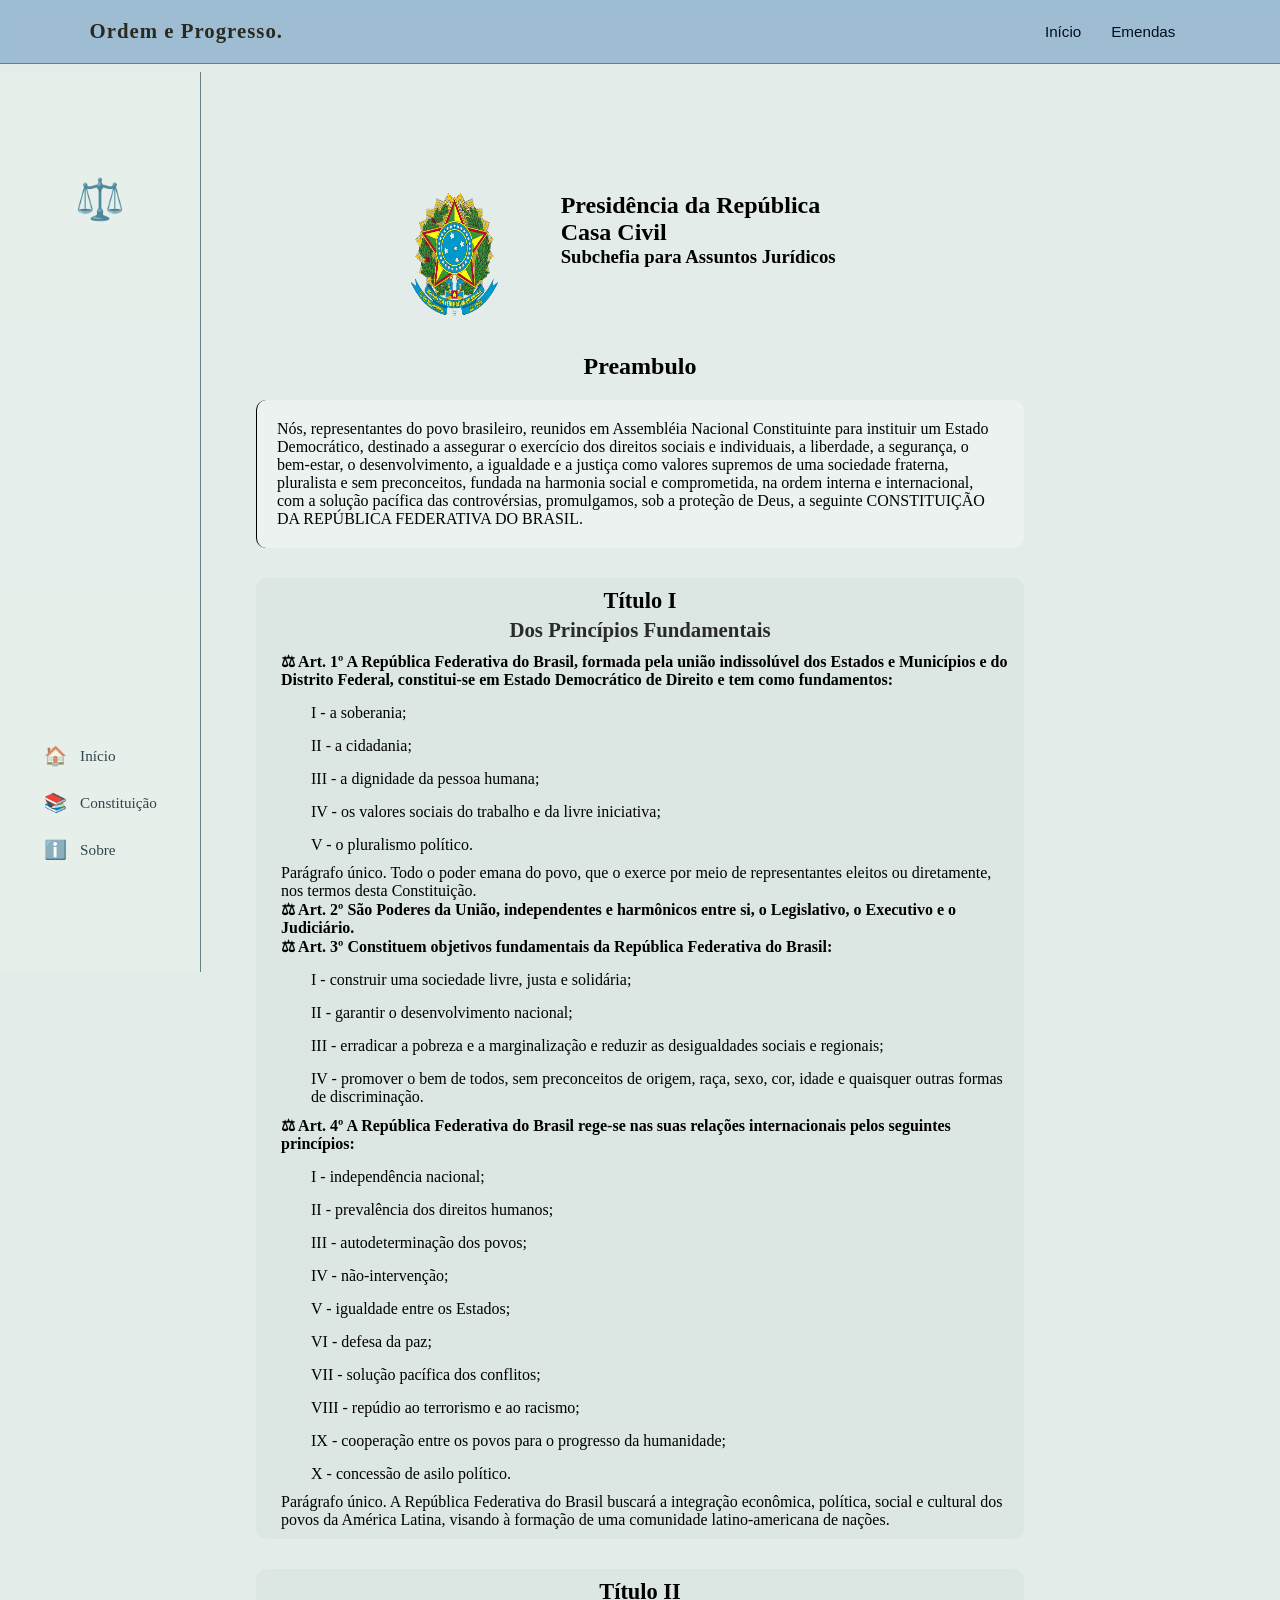
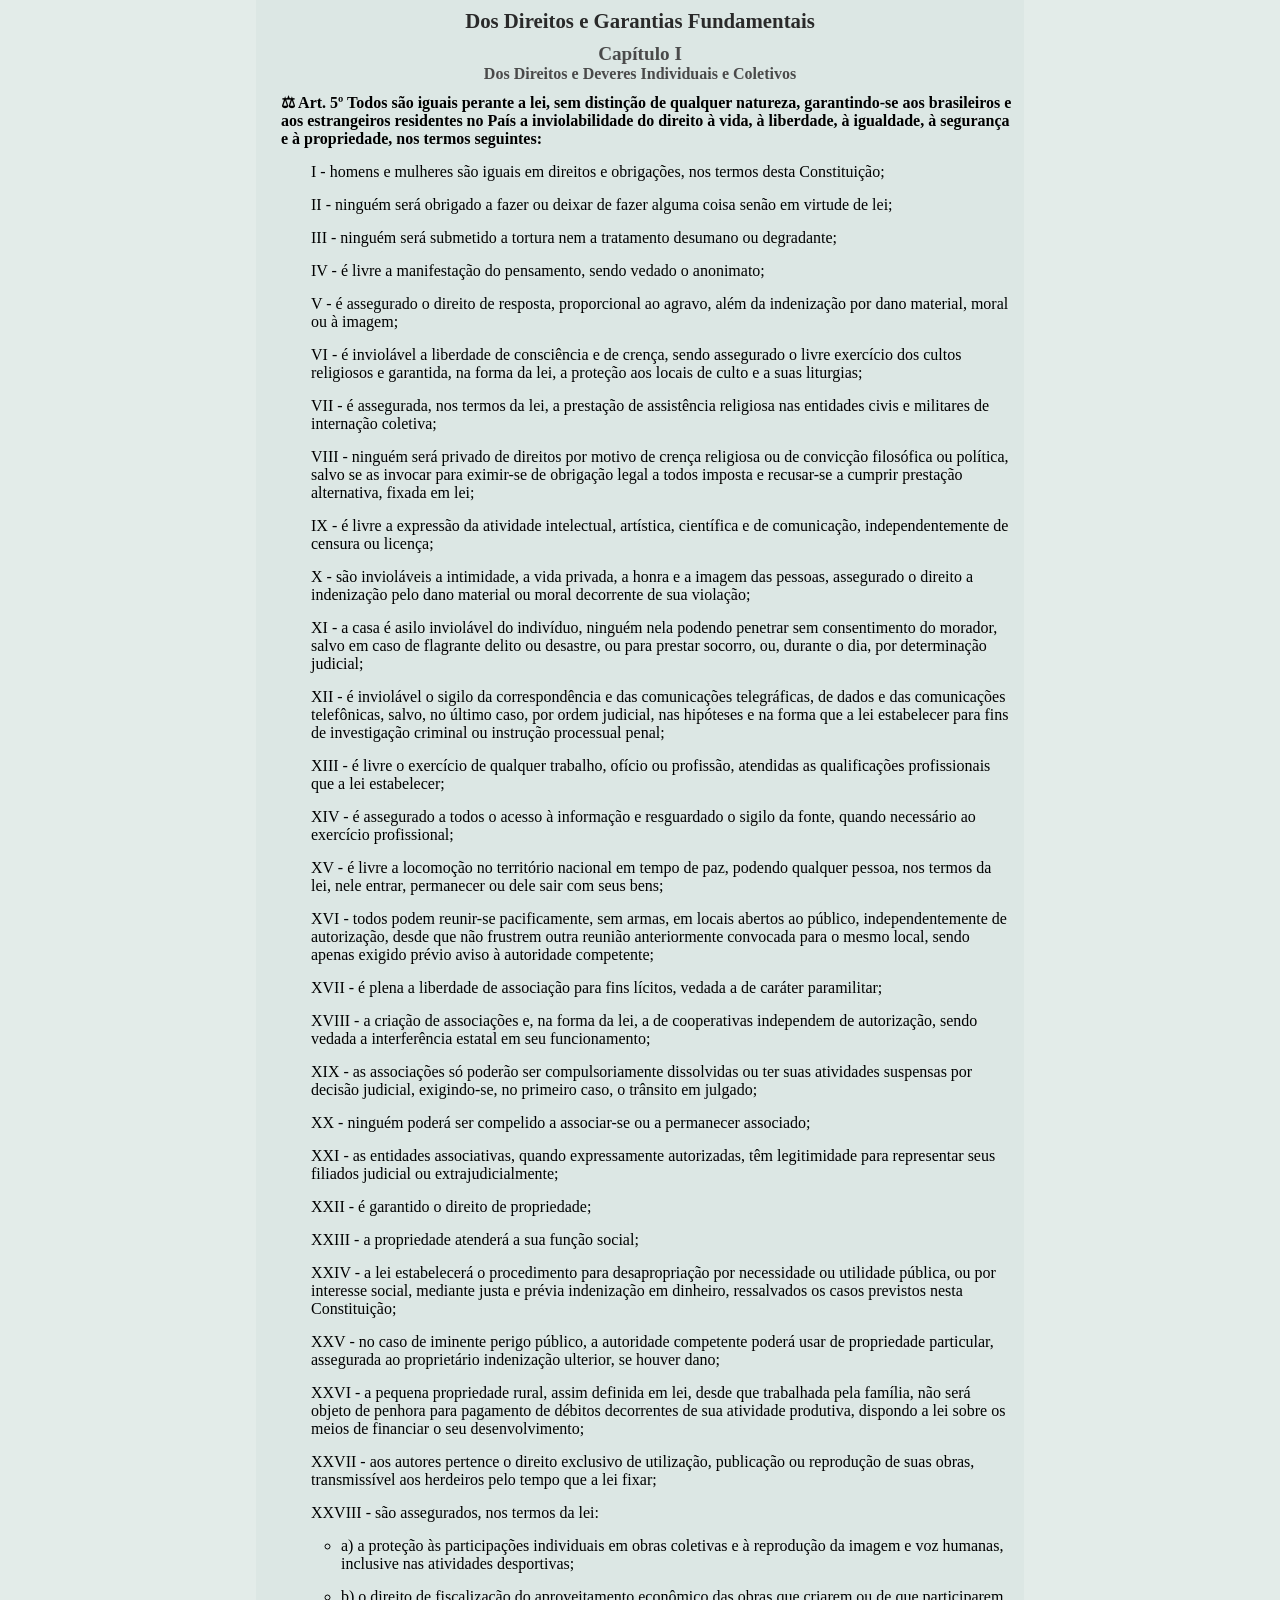
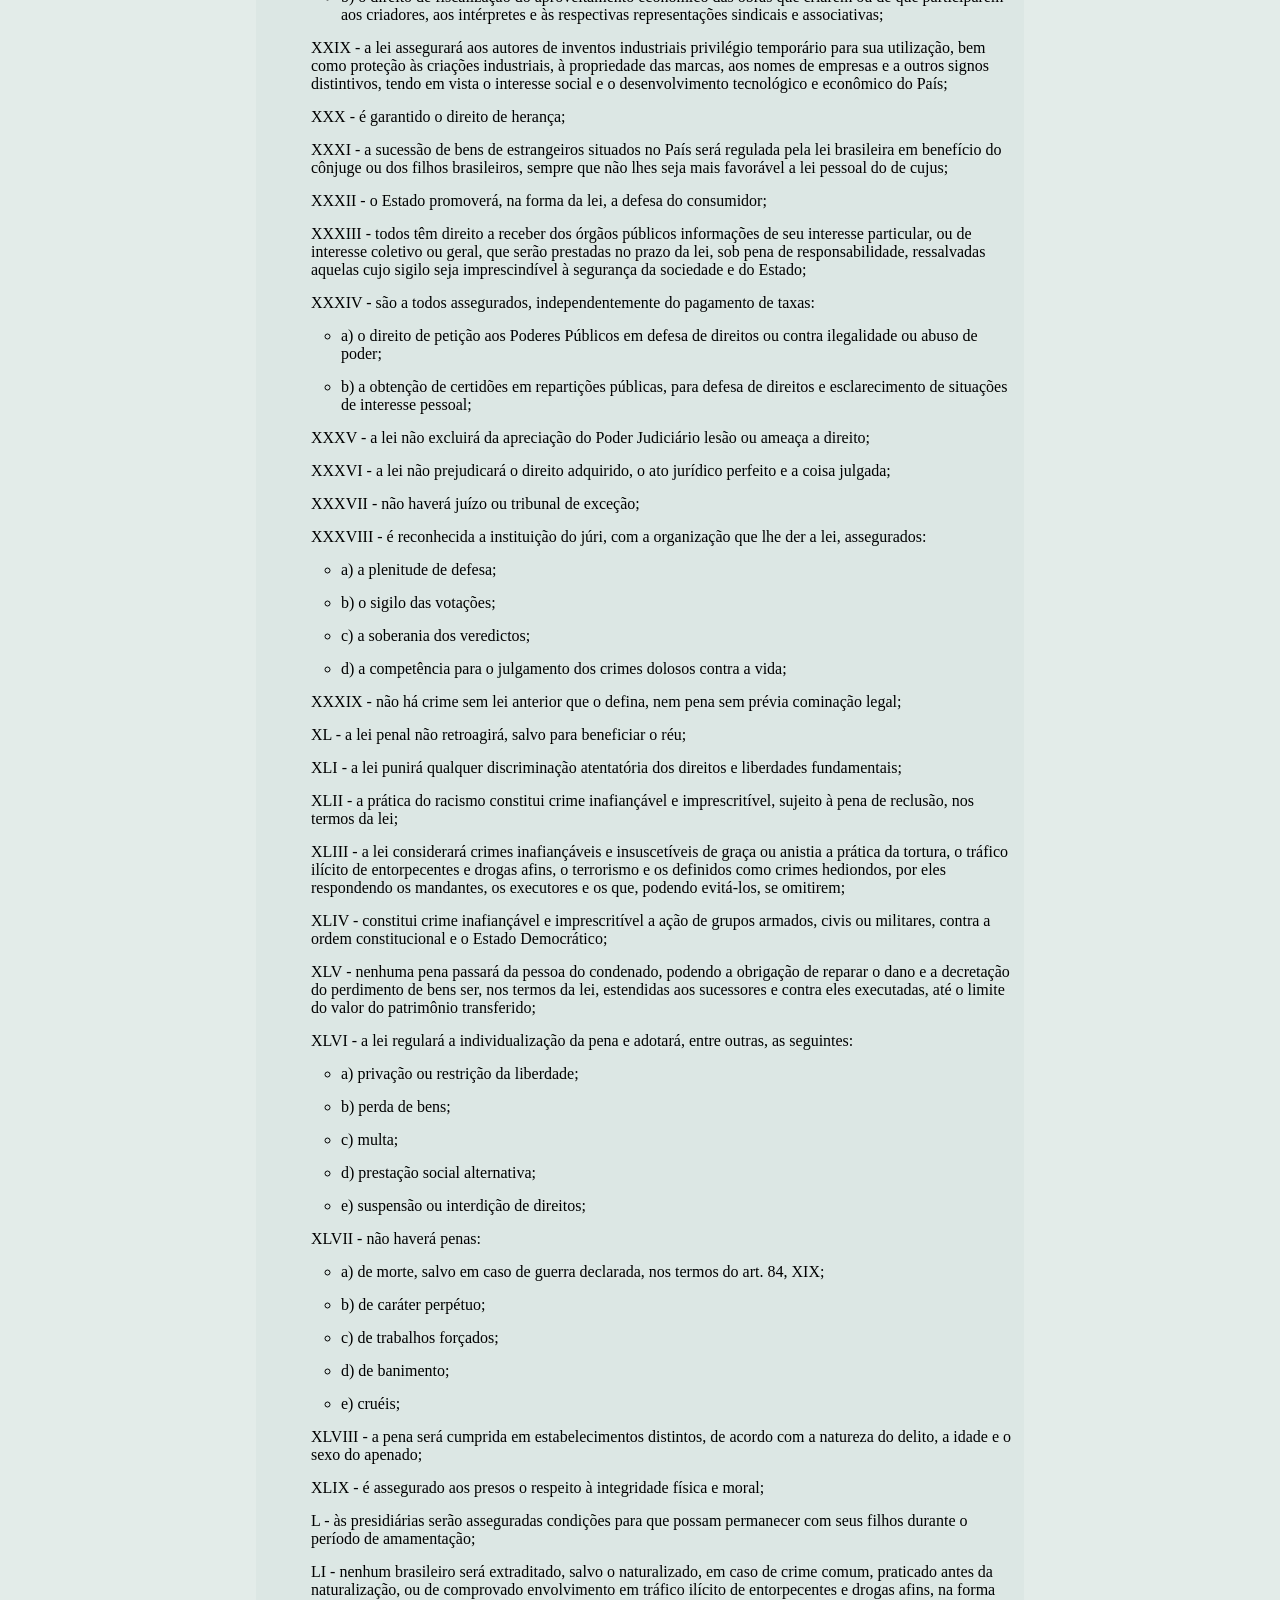
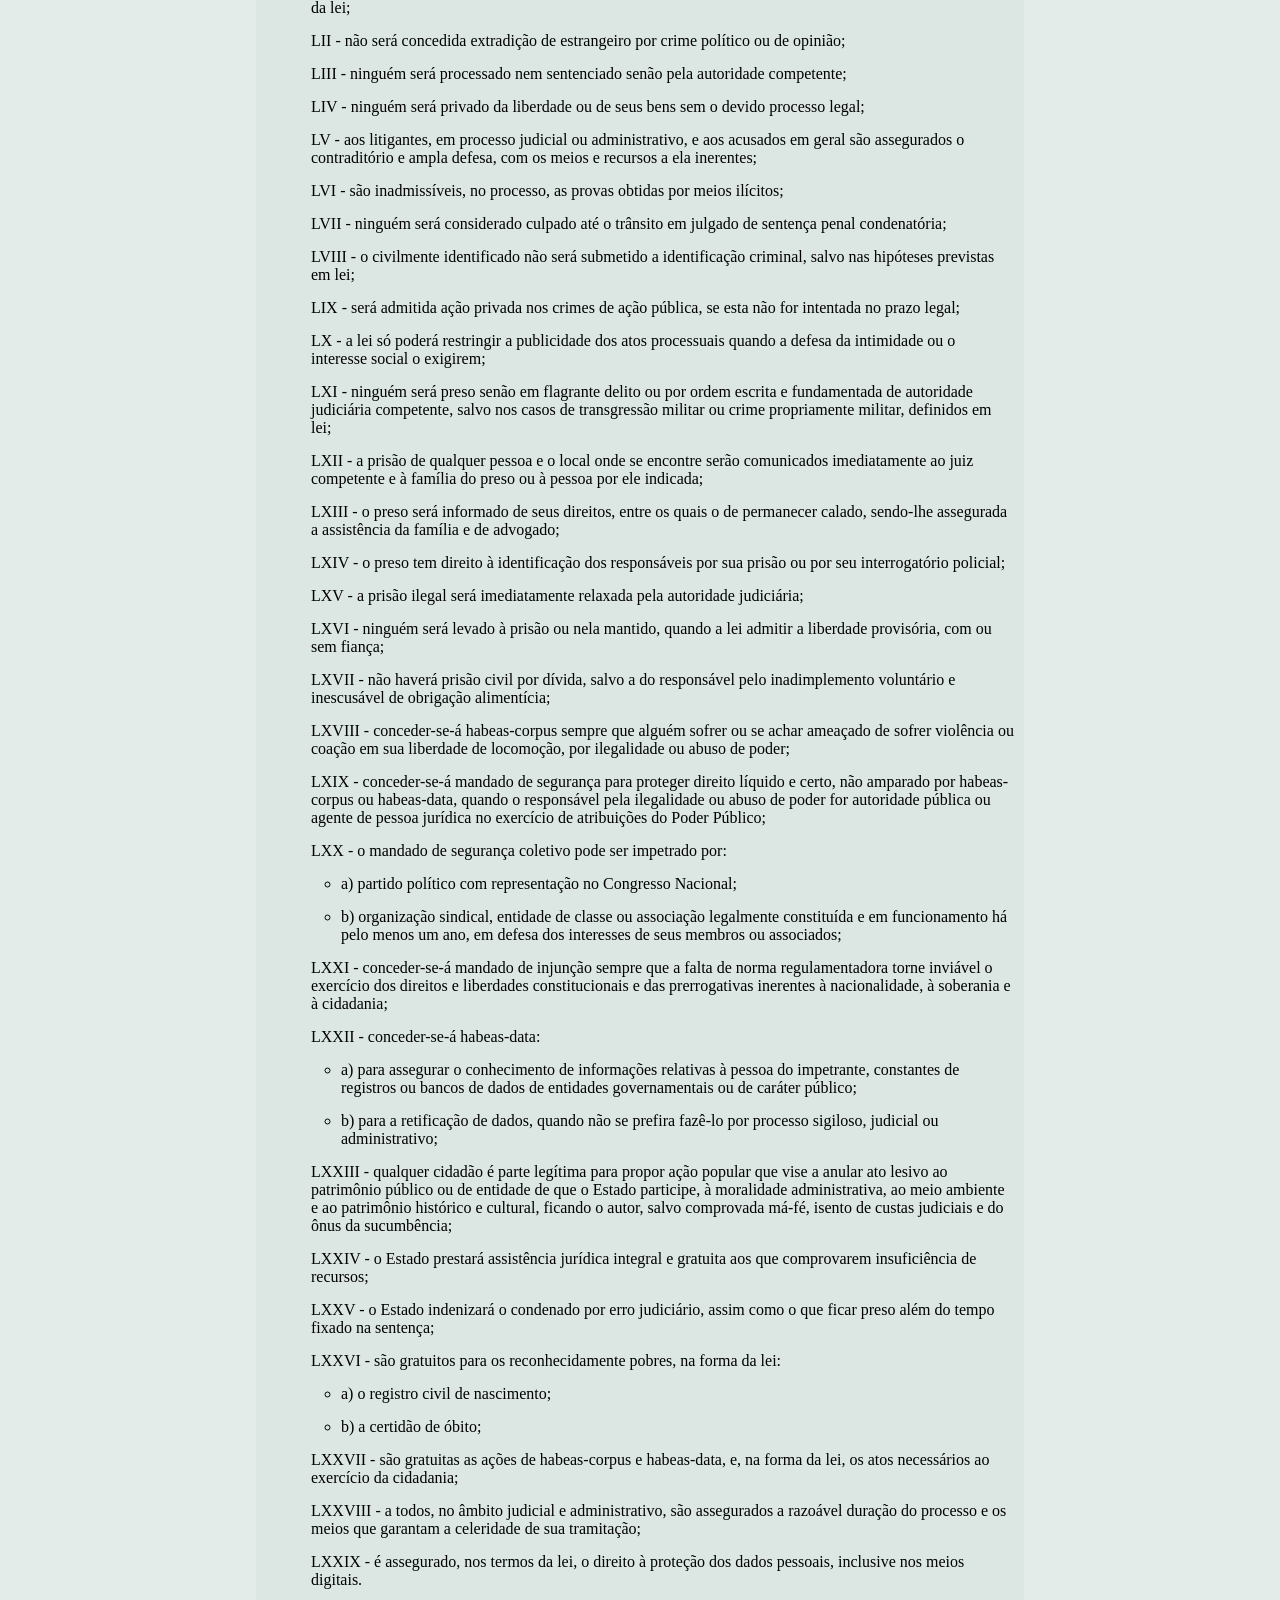
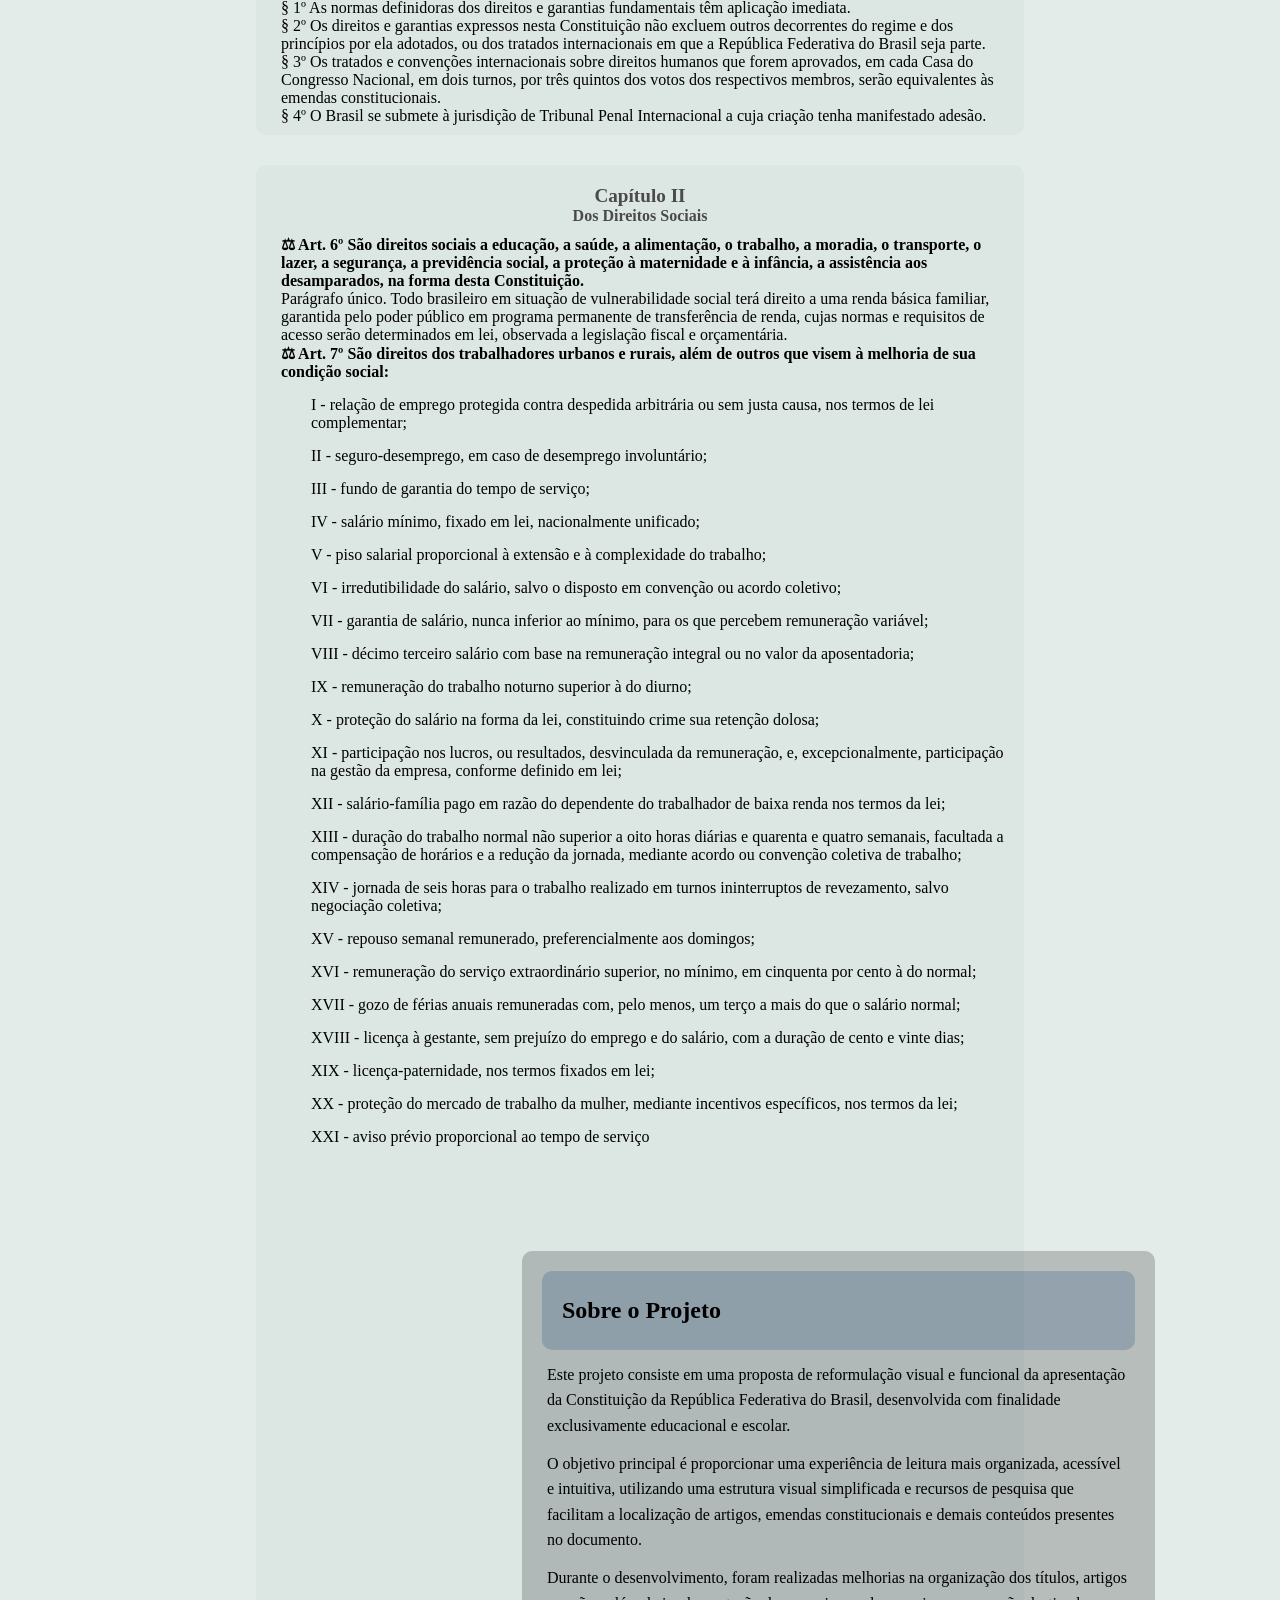
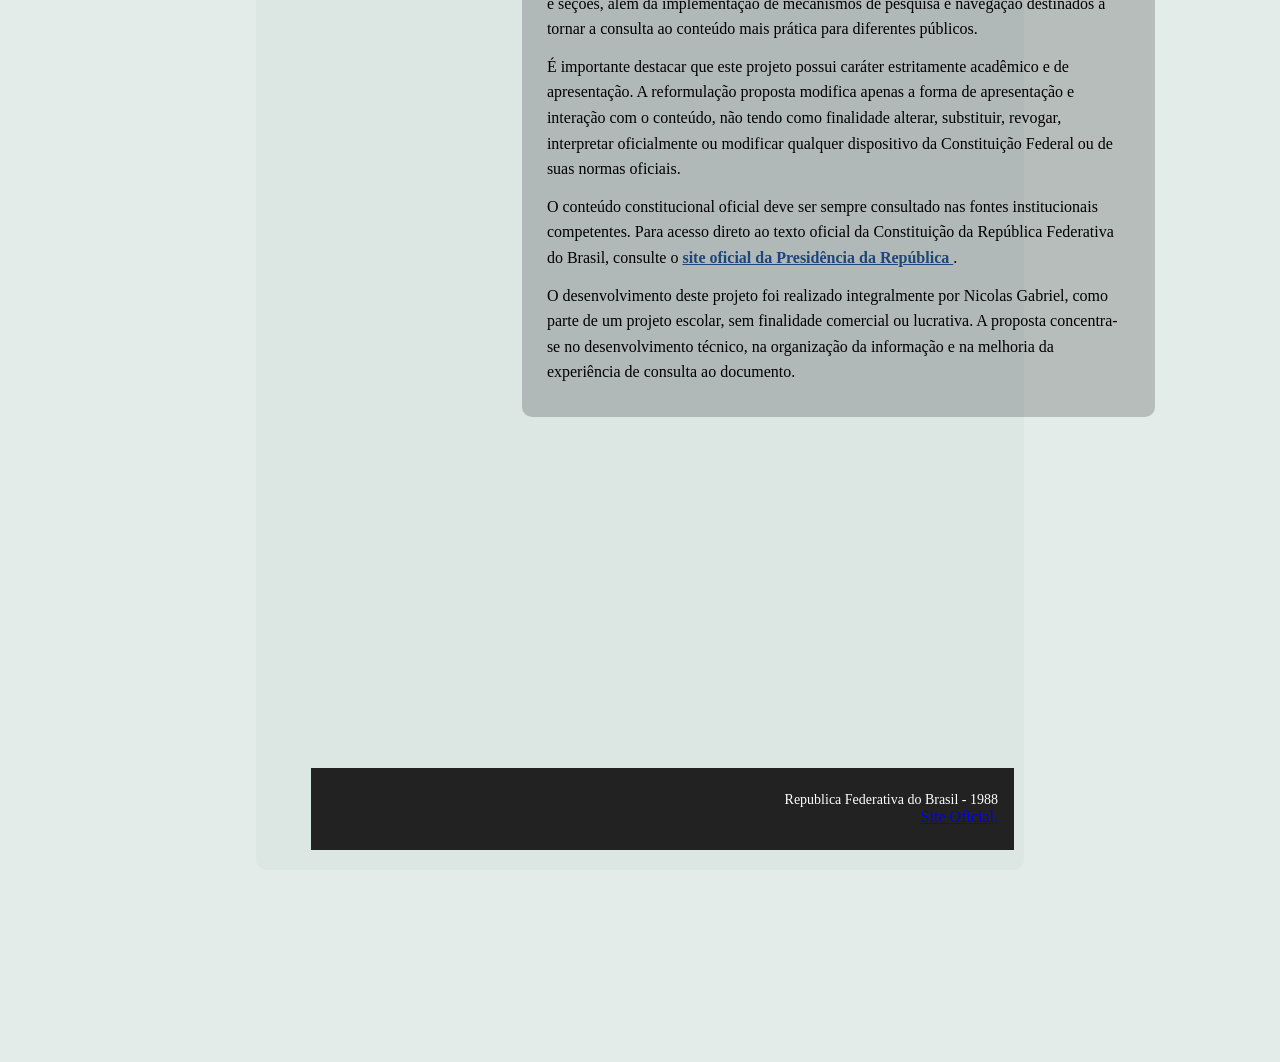
<file: index.html>
<!DOCTYPE html>
<html lang="br">
    <head>
        <meta charset="UTF-8">
        <meta name="viewport" content="width=device-width, initial-scale=1.0">
        <title>Trabalho de PatyBL</title>
        <link rel="stylesheet" href="site/index_addons/index.css">
    </head>

    <!--======================================================
         NAVBAR
    ====================================================== -->
    <header class="navbar">
        <div class="nav-container">
        <!-- Nome do site no cantinho esquerdo -->
            <a href="#" id="Logo" class="nav-logo">Ordem e Progresso.</a>
        <!-- Opções para navegar em diferentes partes do site -->
            <ul class="nav-links">
                <li><a href="index.html">Início</a></li>
                <li><a href="Leis/leis.html" id="section1">Emendas</a></li>
            </ul>
        </div>
    </header>

    <body>

        <!-- =====================================================
            SIDEBAR
        ====================================================== -->
        <aside class="sidebar">
            <!-- LOGO / TÍTULO -->
            <div class="sidebar-logo">
                <a href="#">
                    <span>⚖️</span>
                </a>
            </div>

            <nav class="sidebar-nav">
                <!-- INÍCIO -->
                <a href="#" class="sidebar-link active">
                    <span class="sidebar-icon">
                        🏠
                    </span>
                    <span>
                        Início
                    </span>
                </a>

                <!-- CONSTITUIÇÃO -->
                <a class="sidebar-link" onclick="scrool('textos', 'start')">
                    <span class="sidebar-icon">
                        📚
                    </span>
                    <span>
                        Constituição
                    </span>
                </a>

                <!-- SOBRE -->
                <a class="sidebar-link" onclick="scrool('inf', 'center')">
                    <span class="sidebar-icon">
                        ℹ️
                    </span>
                    <span>
                        Sobre
                    </span>
                </a>
            </nav>
        </aside>



        <!-- ==============================================
             Textos
        =============================================== -->
        <section class="textos">
            <div class="tlgd">
                <img src="site/index_addons/brasão.png" alt="brasão Brasileiro">
                <div>
                    <h1>Presidência da República</h1>
                    <h2>Casa Civil</h2>
                    <h3>Subchefia para Assuntos Jurídicos</h3>
                </div>
            </div>

            <h2 class="head">Preambulo</h2>

            <p class="texto">
                Nós, representantes do povo brasileiro, reunidos em Assembléia Nacional Constituinte para instituir um Estado Democrático, destinado a assegurar o exercício dos direitos sociais e individuais, a liberdade, a segurança, o bem-estar, o desenvolvimento, a igualdade e a justiça como valores supremos de uma sociedade fraterna, pluralista e sem preconceitos, fundada na harmonia social e comprometida, na ordem interna e internacional, com a solução pacífica das controvérsias, promulgamos, sob a proteção de Deus, a seguinte CONSTITUIÇÃO DA REPÚBLICA FEDERATIVA DO BRASIL.
            </p>

            <div class="containerFAH">

                <div class="central">
                    <h3 class="title">Título I</h3>
                    <h4 class="name-title">Dos Princípios Fundamentais</h4>
                </div>

                <div class="artigo">
                    <h4>⚖ Art. 1º A República Federativa do Brasil, formada pela união indissolúvel dos Estados e Municípios e do Distrito Federal, constitui-se em Estado Democrático de Direito e tem como fundamentos:</h4>

                    <ul class="sequencia">
                        <li>I - a soberania;</li>
                        <li>II - a cidadania;</li>
                        <li>III - a dignidade da pessoa humana;</li>
                        <li>IV - os valores sociais do trabalho e da livre iniciativa;</li>
                        <li>V - o pluralismo político.</li>
                    </ul>

                    <p>Parágrafo único. Todo o poder emana do povo, que o exerce por meio de representantes eleitos ou diretamente, nos termos desta Constituição.</p>
                </div>

                <div class="artigo">
                    <h4>⚖ Art. 2º São Poderes da União, independentes e harmônicos entre si, o Legislativo, o Executivo e o Judiciário.</h4>
                </div>

                <div class="artigo">
                    <h4>⚖ Art. 3º Constituem objetivos fundamentais da República Federativa do Brasil:</h4>

                    <ul class="sequencia">
                        <li>I - construir uma sociedade livre, justa e solidária;</li>
                        <li>II - garantir o desenvolvimento nacional;</li>
                        <li>III - erradicar a pobreza e a marginalização e reduzir as desigualdades sociais e regionais;</li>
                        <li>IV - promover o bem de todos, sem preconceitos de origem, raça, sexo, cor, idade e quaisquer outras formas de discriminação.</li>
                    </ul>
                </div>

                <div class="artigo">
                    <h4>⚖ Art. 4º A República Federativa do Brasil rege-se nas suas relações internacionais pelos seguintes princípios:</h4>

                    <ul class="sequencia">
                        <li>I - independência nacional;</li>
                        <li>II - prevalência dos direitos humanos;</li>
                        <li>III - autodeterminação dos povos;</li>
                        <li>IV - não-intervenção;</li>
                        <li>V - igualdade entre os Estados;</li>
                        <li>VI - defesa da paz;</li>
                        <li>VII - solução pacífica dos conflitos;</li>
                        <li>VIII - repúdio ao terrorismo e ao racismo;</li>
                        <li>IX - cooperação entre os povos para o progresso da humanidade;</li>
                        <li>X - concessão de asilo político.</li>
                    </ul>

                    <p>Parágrafo único. A República Federativa do Brasil buscará a integração econômica, política, social e cultural dos povos da América Latina, visando à formação de uma comunidade latino-americana de nações.</p>
                </div>

            </div>

            <div class="containerFAH">

                <div class="central">
                    <h3 class="title">Título II</h3>
                    <h4 class="name-title">Dos Direitos e Garantias Fundamentais</h4>

                    <h3 class="capitulo">Capítulo I</h3>
                    <h4 class="name-capitulo">Dos Direitos e Deveres Individuais e Coletivos</h4>
                </div>

                <div class="artigo">
                    <h4>⚖ Art. 5º Todos são iguais perante a lei, sem distinção de qualquer natureza, garantindo-se aos brasileiros e aos estrangeiros residentes no País a inviolabilidade do direito à vida, à liberdade, à igualdade, à segurança e à propriedade, nos termos seguintes:</h4>

                    <ul class="sequencia">
                        <li>I - homens e mulheres são iguais em direitos e obrigações, nos termos desta Constituição;</li>
                        <li>II - ninguém será obrigado a fazer ou deixar de fazer alguma coisa senão em virtude de lei;</li>
                        <li>III - ninguém será submetido a tortura nem a tratamento desumano ou degradante;</li>
                        <li>IV - é livre a manifestação do pensamento, sendo vedado o anonimato;</li>
                        <li>V - é assegurado o direito de resposta, proporcional ao agravo, além da indenização por dano material, moral ou à imagem;</li>
                        <li>VI - é inviolável a liberdade de consciência e de crença, sendo assegurado o livre exercício dos cultos religiosos e garantida, na forma da lei, a proteção aos locais de culto e a suas liturgias;</li>
                        <li>VII - é assegurada, nos termos da lei, a prestação de assistência religiosa nas entidades civis e militares de internação coletiva;</li>
                        <li>VIII - ninguém será privado de direitos por motivo de crença religiosa ou de convicção filosófica ou política, salvo se as invocar para eximir-se de obrigação legal a todos imposta e recusar-se a cumprir prestação alternativa, fixada em lei;</li>
                        <li>IX - é livre a expressão da atividade intelectual, artística, científica e de comunicação, independentemente de censura ou licença;</li>
                        <li>X - são invioláveis a intimidade, a vida privada, a honra e a imagem das pessoas, assegurado o direito a indenização pelo dano material ou moral decorrente de sua violação;</li>
                        <li>XI - a casa é asilo inviolável do indivíduo, ninguém nela podendo penetrar sem consentimento do morador, salvo em caso de flagrante delito ou desastre, ou para prestar socorro, ou, durante o dia, por determinação judicial;</li>
                        <li>XII - é inviolável o sigilo da correspondência e das comunicações telegráficas, de dados e das comunicações telefônicas, salvo, no último caso, por ordem judicial, nas hipóteses e na forma que a lei estabelecer para fins de investigação criminal ou instrução processual penal;</li>
                        <li>XIII - é livre o exercício de qualquer trabalho, ofício ou profissão, atendidas as qualificações profissionais que a lei estabelecer;</li>
                        <li>XIV - é assegurado a todos o acesso à informação e resguardado o sigilo da fonte, quando necessário ao exercício profissional;</li>
                        <li>XV - é livre a locomoção no território nacional em tempo de paz, podendo qualquer pessoa, nos termos da lei, nele entrar, permanecer ou dele sair com seus bens;</li>
                        <li>XVI - todos podem reunir-se pacificamente, sem armas, em locais abertos ao público, independentemente de autorização, desde que não frustrem outra reunião anteriormente convocada para o mesmo local, sendo apenas exigido prévio aviso à autoridade competente;</li>
                        <li>XVII - é plena a liberdade de associação para fins lícitos, vedada a de caráter paramilitar;</li>
                        <li>XVIII - a criação de associações e, na forma da lei, a de cooperativas independem de autorização, sendo vedada a interferência estatal em seu funcionamento;</li>
                        <li>XIX - as associações só poderão ser compulsoriamente dissolvidas ou ter suas atividades suspensas por decisão judicial, exigindo-se, no primeiro caso, o trânsito em julgado;</li>
                        <li>XX - ninguém poderá ser compelido a associar-se ou a permanecer associado;</li>
                        <li>XXI - as entidades associativas, quando expressamente autorizadas, têm legitimidade para representar seus filiados judicial ou extrajudicialmente;</li>
                        <li>XXII - é garantido o direito de propriedade;</li>
                        <li>XXIII - a propriedade atenderá a sua função social;</li>
                        <li>XXIV - a lei estabelecerá o procedimento para desapropriação por necessidade ou utilidade pública, ou por interesse social, mediante justa e prévia indenização em dinheiro, ressalvados os casos previstos nesta Constituição;</li>
                        <li>XXV - no caso de iminente perigo público, a autoridade competente poderá usar de propriedade particular, assegurada ao proprietário indenização ulterior, se houver dano;</li>
                        <li>XXVI - a pequena propriedade rural, assim definida em lei, desde que trabalhada pela família, não será objeto de penhora para pagamento de débitos decorrentes de sua atividade produtiva, dispondo a lei sobre os meios de financiar o seu desenvolvimento;</li>
                        <li>XXVII - aos autores pertence o direito exclusivo de utilização, publicação ou reprodução de suas obras, transmissível aos herdeiros pelo tempo que a lei fixar;</li>

                        <li>XXVIII - são assegurados, nos termos da lei:
                            <ul>
                                <li>a) a proteção às participações individuais em obras coletivas e à reprodução da imagem e voz humanas, inclusive nas atividades desportivas;</li>
                                <li>b) o direito de fiscalização do aproveitamento econômico das obras que criarem ou de que participarem aos criadores, aos intérpretes e às respectivas representações sindicais e associativas;</li>
                            </ul>
                        </li>

                        <li>XXIX - a lei assegurará aos autores de inventos industriais privilégio temporário para sua utilização, bem como proteção às criações industriais, à propriedade das marcas, aos nomes de empresas e a outros signos distintivos, tendo em vista o interesse social e o desenvolvimento tecnológico e econômico do País;</li>
                        <li>XXX - é garantido o direito de herança;</li>
                        <li>XXXI - a sucessão de bens de estrangeiros situados no País será regulada pela lei brasileira em benefício do cônjuge ou dos filhos brasileiros, sempre que não lhes seja mais favorável a lei pessoal do de cujus;</li>
                        <li>XXXII - o Estado promoverá, na forma da lei, a defesa do consumidor;</li>
                        <li>XXXIII - todos têm direito a receber dos órgãos públicos informações de seu interesse particular, ou de interesse coletivo ou geral, que serão prestadas no prazo da lei, sob pena de responsabilidade, ressalvadas aquelas cujo sigilo seja imprescindível à segurança da sociedade e do Estado;</li>

                        <li>XXXIV - são a todos assegurados, independentemente do pagamento de taxas:
                            <ul>
                                <li>a) o direito de petição aos Poderes Públicos em defesa de direitos ou contra ilegalidade ou abuso de poder;</li>
                                <li>b) a obtenção de certidões em repartições públicas, para defesa de direitos e esclarecimento de situações de interesse pessoal;</li>
                            </ul>
                        </li>

                        <li>XXXV - a lei não excluirá da apreciação do Poder Judiciário lesão ou ameaça a direito;</li>
                        <li>XXXVI - a lei não prejudicará o direito adquirido, o ato jurídico perfeito e a coisa julgada;</li>
                        <li>XXXVII - não haverá juízo ou tribunal de exceção;</li>

                        <li>XXXVIII - é reconhecida a instituição do júri, com a organização que lhe der a lei, assegurados:
                            <ul>
                                <li>a) a plenitude de defesa;</li>
                                <li>b) o sigilo das votações;</li>
                                <li>c) a soberania dos veredictos;</li>
                                <li>d) a competência para o julgamento dos crimes dolosos contra a vida;</li>
                            </ul>
                        </li>

                        <li>XXXIX - não há crime sem lei anterior que o defina, nem pena sem prévia cominação legal;</li>
                        <li>XL - a lei penal não retroagirá, salvo para beneficiar o réu;</li>
                        <li>XLI - a lei punirá qualquer discriminação atentatória dos direitos e liberdades fundamentais;</li>
                        <li>XLII - a prática do racismo constitui crime inafiançável e imprescritível, sujeito à pena de reclusão, nos termos da lei;</li>
                        <li>XLIII - a lei considerará crimes inafiançáveis e insuscetíveis de graça ou anistia a prática da tortura, o tráfico ilícito de entorpecentes e drogas afins, o terrorismo e os definidos como crimes hediondos, por eles respondendo os mandantes, os executores e os que, podendo evitá-los, se omitirem;</li>
                        <li>XLIV - constitui crime inafiançável e imprescritível a ação de grupos armados, civis ou militares, contra a ordem constitucional e o Estado Democrático;</li>
                        <li>XLV - nenhuma pena passará da pessoa do condenado, podendo a obrigação de reparar o dano e a decretação do perdimento de bens ser, nos termos da lei, estendidas aos sucessores e contra eles executadas, até o limite do valor do patrimônio transferido;</li>

                        <li>XLVI - a lei regulará a individualização da pena e adotará, entre outras, as seguintes:
                            <ul>
                                <li>a) privação ou restrição da liberdade;</li>
                                <li>b) perda de bens;</li>
                                <li>c) multa;</li>
                                <li>d) prestação social alternativa;</li>
                                <li>e) suspensão ou interdição de direitos;</li>
                            </ul>
                        </li>

                        <li>XLVII - não haverá penas:
                            <ul>
                                <li>a) de morte, salvo em caso de guerra declarada, nos termos do art. 84, XIX;</li>
                                <li>b) de caráter perpétuo;</li>
                                <li>c) de trabalhos forçados;</li>
                                <li>d) de banimento;</li>
                                <li>e) cruéis;</li>
                            </ul>
                        </li>

                        <li>XLVIII - a pena será cumprida em estabelecimentos distintos, de acordo com a natureza do delito, a idade e o sexo do apenado;</li>
                        <li>XLIX - é assegurado aos presos o respeito à integridade física e moral;</li>
                        <li>L - às presidiárias serão asseguradas condições para que possam permanecer com seus filhos durante o período de amamentação;</li>
                        <li>LI - nenhum brasileiro será extraditado, salvo o naturalizado, em caso de crime comum, praticado antes da naturalização, ou de comprovado envolvimento em tráfico ilícito de entorpecentes e drogas afins, na forma da lei;</li>
                        <li>LII - não será concedida extradição de estrangeiro por crime político ou de opinião;</li>
                        <li>LIII - ninguém será processado nem sentenciado senão pela autoridade competente;</li>
                        <li>LIV - ninguém será privado da liberdade ou de seus bens sem o devido processo legal;</li>
                        <li>LV - aos litigantes, em processo judicial ou administrativo, e aos acusados em geral são assegurados o contraditório e ampla defesa, com os meios e recursos a ela inerentes;</li>
                        <li>LVI - são inadmissíveis, no processo, as provas obtidas por meios ilícitos;</li>
                        <li>LVII - ninguém será considerado culpado até o trânsito em julgado de sentença penal condenatória;</li>
                        <li>LVIII - o civilmente identificado não será submetido a identificação criminal, salvo nas hipóteses previstas em lei;</li>
                        <li>LIX - será admitida ação privada nos crimes de ação pública, se esta não for intentada no prazo legal;</li>
                        <li>LX - a lei só poderá restringir a publicidade dos atos processuais quando a defesa da intimidade ou o interesse social o exigirem;</li>
                        <li>LXI - ninguém será preso senão em flagrante delito ou por ordem escrita e fundamentada de autoridade judiciária competente, salvo nos casos de transgressão militar ou crime propriamente militar, definidos em lei;</li>
                        <li>LXII - a prisão de qualquer pessoa e o local onde se encontre serão comunicados imediatamente ao juiz competente e à família do preso ou à pessoa por ele indicada;</li>
                        <li>LXIII - o preso será informado de seus direitos, entre os quais o de permanecer calado, sendo-lhe assegurada a assistência da família e de advogado;</li>
                        <li>LXIV - o preso tem direito à identificação dos responsáveis por sua prisão ou por seu interrogatório policial;</li>
                        <li>LXV - a prisão ilegal será imediatamente relaxada pela autoridade judiciária;</li>
                        <li>LXVI - ninguém será levado à prisão ou nela mantido, quando a lei admitir a liberdade provisória, com ou sem fiança;</li>
                        <li>LXVII - não haverá prisão civil por dívida, salvo a do responsável pelo inadimplemento voluntário e inescusável de obrigação alimentícia;</li>
                        <li>LXVIII - conceder-se-á habeas-corpus sempre que alguém sofrer ou se achar ameaçado de sofrer violência ou coação em sua liberdade de locomoção, por ilegalidade ou abuso de poder;</li>
                        <li>LXIX - conceder-se-á mandado de segurança para proteger direito líquido e certo, não amparado por habeas-corpus ou habeas-data, quando o responsável pela ilegalidade ou abuso de poder for autoridade pública ou agente de pessoa jurídica no exercício de atribuições do Poder Público;</li>

                        <li>LXX - o mandado de segurança coletivo pode ser impetrado por:
                            <ul>
                                <li>a) partido político com representação no Congresso Nacional;</li>
                                <li>b) organização sindical, entidade de classe ou associação legalmente constituída e em funcionamento há pelo menos um ano, em defesa dos interesses de seus membros ou associados;</li>
                            </ul>
                        </li>

                        <li>LXXI - conceder-se-á mandado de injunção sempre que a falta de norma regulamentadora torne inviável o exercício dos direitos e liberdades constitucionais e das prerrogativas inerentes à nacionalidade, à soberania e à cidadania;</li>

                        <li>LXXII - conceder-se-á habeas-data:
                            <ul>
                                <li>a) para assegurar o conhecimento de informações relativas à pessoa do impetrante, constantes de registros ou bancos de dados de entidades governamentais ou de caráter público;</li>
                                <li>b) para a retificação de dados, quando não se prefira fazê-lo por processo sigiloso, judicial ou administrativo;</li>
                            </ul>
                        </li>

                        <li>LXXIII - qualquer cidadão é parte legítima para propor ação popular que vise a anular ato lesivo ao patrimônio público ou de entidade de que o Estado participe, à moralidade administrativa, ao meio ambiente e ao patrimônio histórico e cultural, ficando o autor, salvo comprovada má-fé, isento de custas judiciais e do ônus da sucumbência;</li>
                        <li>LXXIV - o Estado prestará assistência jurídica integral e gratuita aos que comprovarem insuficiência de recursos;</li>
                        <li>LXXV - o Estado indenizará o condenado por erro judiciário, assim como o que ficar preso além do tempo fixado na sentença;</li>

                        <li>LXXVI - são gratuitos para os reconhecidamente pobres, na forma da lei:
                            <ul>
                                <li>a) o registro civil de nascimento;</li>
                                <li>b) a certidão de óbito;</li>
                            </ul>
                        </li>

                        <li>LXXVII - são gratuitas as ações de habeas-corpus e habeas-data, e, na forma da lei, os atos necessários ao exercício da cidadania;</li>
                        <li>LXXVIII - a todos, no âmbito judicial e administrativo, são assegurados a razoável duração do processo e os meios que garantam a celeridade de sua tramitação;</li>
                        <li>LXXIX - é assegurado, nos termos da lei, o direito à proteção dos dados pessoais, inclusive nos meios digitais.</li>
                    </ul>

                    <p>§ 1º As normas definidoras dos direitos e garantias fundamentais têm aplicação imediata.</p>

                    <p>§ 2º Os direitos e garantias expressos nesta Constituição não excluem outros decorrentes do regime e dos princípios por ela adotados, ou dos tratados internacionais em que a República Federativa do Brasil seja parte.</p>

                    <p>§ 3º Os tratados e convenções internacionais sobre direitos humanos que forem aprovados, em cada Casa do Congresso Nacional, em dois turnos, por três quintos dos votos dos respectivos membros, serão equivalentes às emendas constitucionais.</p>

                    <p>§ 4º O Brasil se submete à jurisdição de Tribunal Penal Internacional a cuja criação tenha manifestado adesão.</p>
                </div>

            </div>

            <div class="containerFAH">

                <div class="central">
                    <h3 class="capitulo">Capítulo II</h3>
                    <h4 class="name-capitulo">Dos Direitos Sociais</h4>
                </div>

                <div class="artigo">
                    <h4>⚖ Art. 6º São direitos sociais a educação, a saúde, a alimentação, o trabalho, a moradia, o transporte, o lazer, a segurança, a previdência social, a proteção à maternidade e à infância, a assistência aos desamparados, na forma desta Constituição.</h4>

                    <p>Parágrafo único. Todo brasileiro em situação de vulnerabilidade social terá direito a uma renda básica familiar, garantida pelo poder público em programa permanente de transferência de renda, cujas normas e requisitos de acesso serão determinados em lei, observada a legislação fiscal e orçamentária.</p>
                </div>

                <div class="artigo">
                    <h4>⚖ Art. 7º São direitos dos trabalhadores urbanos e rurais, além de outros que visem à melhoria de sua condição social:</h4>

                    <ul class="sequencia">
                        <li>I - relação de emprego protegida contra despedida arbitrária ou sem justa causa, nos termos de lei complementar;</li>
                        <li>II - seguro-desemprego, em caso de desemprego involuntário;</li>
                        <li>III - fundo de garantia do tempo de serviço;</li>
                        <li>IV - salário mínimo, fixado em lei, nacionalmente unificado;</li>
                        <li>V - piso salarial proporcional à extensão e à complexidade do trabalho;</li>
                        <li>VI - irredutibilidade do salário, salvo o disposto em convenção ou acordo coletivo;</li>
                        <li>VII - garantia de salário, nunca inferior ao mínimo, para os que percebem remuneração variável;</li>
                        <li>VIII - décimo terceiro salário com base na remuneração integral ou no valor da aposentadoria;</li>
                        <li>IX - remuneração do trabalho noturno superior à do diurno;</li>
                        <li>X - proteção do salário na forma da lei, constituindo crime sua retenção dolosa;</li>
                        <li>XI - participação nos lucros, ou resultados, desvinculada da remuneração, e, excepcionalmente, participação na gestão da empresa, conforme definido em lei;</li>
                        <li>XII - salário-família pago em razão do dependente do trabalhador de baixa renda nos termos da lei;</li>
                        <li>XIII - duração do trabalho normal não superior a oito horas diárias e quarenta e quatro semanais, facultada a compensação de horários e a redução da jornada, mediante acordo ou convenção coletiva de trabalho;</li>
                        <li>XIV - jornada de seis horas para o trabalho realizado em turnos ininterruptos de revezamento, salvo negociação coletiva;</li>
                        <li>XV - repouso semanal remunerado, preferencialmente aos domingos;</li>
                        <li>XVI - remuneração do serviço extraordinário superior, no mínimo, em cinquenta por cento à do normal;</li>
                        <li>XVII - gozo de férias anuais remuneradas com, pelo menos, um terço a mais do que o salário normal;</li>
                        <li>XVIII - licença à gestante, sem prejuízo do emprego e do salário, com a duração de cento e vinte dias;</li>
                        <li>XIX - licença-paternidade, nos termos fixados em lei;</li>
                        <li>XX - proteção do mercado de trabalho da mulher, mediante incentivos específicos, nos termos da lei;</li>
                        <li>XXI - aviso prévio proporcional ao tempo de serviço
        
        

        <!-- ==============================================
            Informações da pagina
        =============================================== -->
        <section class="inf">
            <h2>Sobre o Projeto</h2>
            
            <p>
                Este projeto consiste em uma proposta de reformulação visual e funcional
                da apresentação da Constituição da República Federativa do Brasil,
                desenvolvida com finalidade exclusivamente educacional e escolar.
            </p>
            <p>
                O objetivo principal é proporcionar uma experiência de leitura mais
                organizada, acessível e intuitiva, utilizando uma estrutura visual
                simplificada e recursos de pesquisa que facilitam a localização de
                artigos, emendas constitucionais e demais conteúdos presentes no
                documento.
            </p>
            <p>
                Durante o desenvolvimento, foram realizadas melhorias na organização
                dos títulos, artigos e seções, além da implementação de mecanismos de
                pesquisa e navegação destinados a tornar a consulta ao conteúdo mais
                prática para diferentes públicos.
            </p>
            <p>
                É importante destacar que este projeto possui caráter estritamente
                acadêmico e de apresentação. A reformulação proposta modifica apenas a
                forma de apresentação e interação com o conteúdo, não tendo como
                finalidade alterar, substituir, revogar, interpretar oficialmente ou
                modificar qualquer dispositivo da Constituição Federal ou de suas
                normas oficiais.
            </p>
            <p>
                O conteúdo constitucional oficial deve ser sempre consultado nas fontes
                institucionais competentes. Para acesso direto ao texto oficial da
                Constituição da República Federativa do Brasil, consulte o
                <a href="https://www.planalto.gov.br/ccivil_03/constituicao/constituicao.htm"
                target="_blank"
                rel="noopener noreferrer">
                    site oficial da Presidência da República
                </a>.
            </p>
            <p>
                O desenvolvimento deste projeto foi realizado integralmente por
                Nicolas Gabriel, como parte de um projeto escolar, sem finalidade
                comercial ou lucrativa. A proposta concentra-se no desenvolvimento
                técnico, na organização da informação e na melhoria da experiência de
                consulta ao documento.
            </p>
        </section>



        <!-- ==============================================
            Footer
        =============================================== -->
        <footer>
            <p>Republica Federativa do Brasil - 1988</p>
            <a href="https://www.planalto.gov.br/ccivil_03/constituicao/constituicao.htm"
            target="_blank"
            rel="noopener noreferrer">
                Site Oficial.
            </a>
        </footer>

        <script src="/site/index_addons/Index.js"></script>
    </body>
</html>
</file>
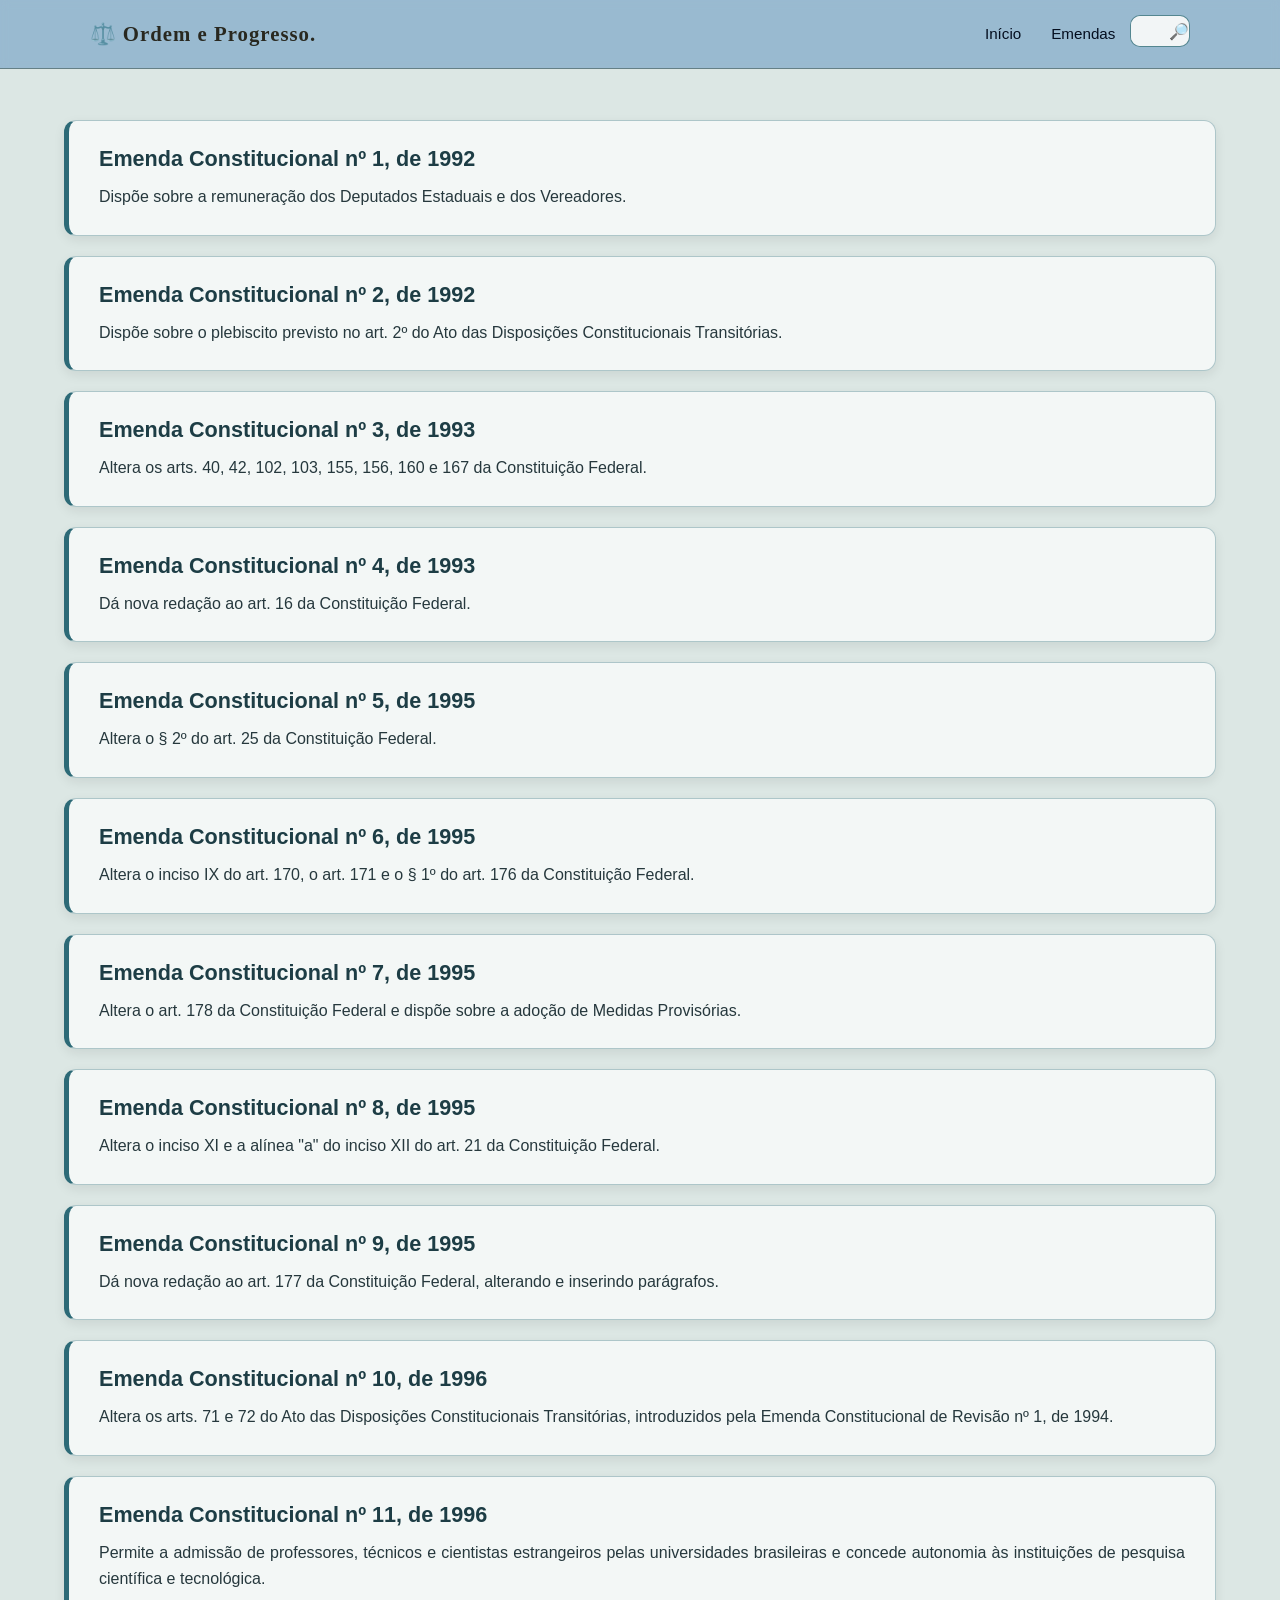
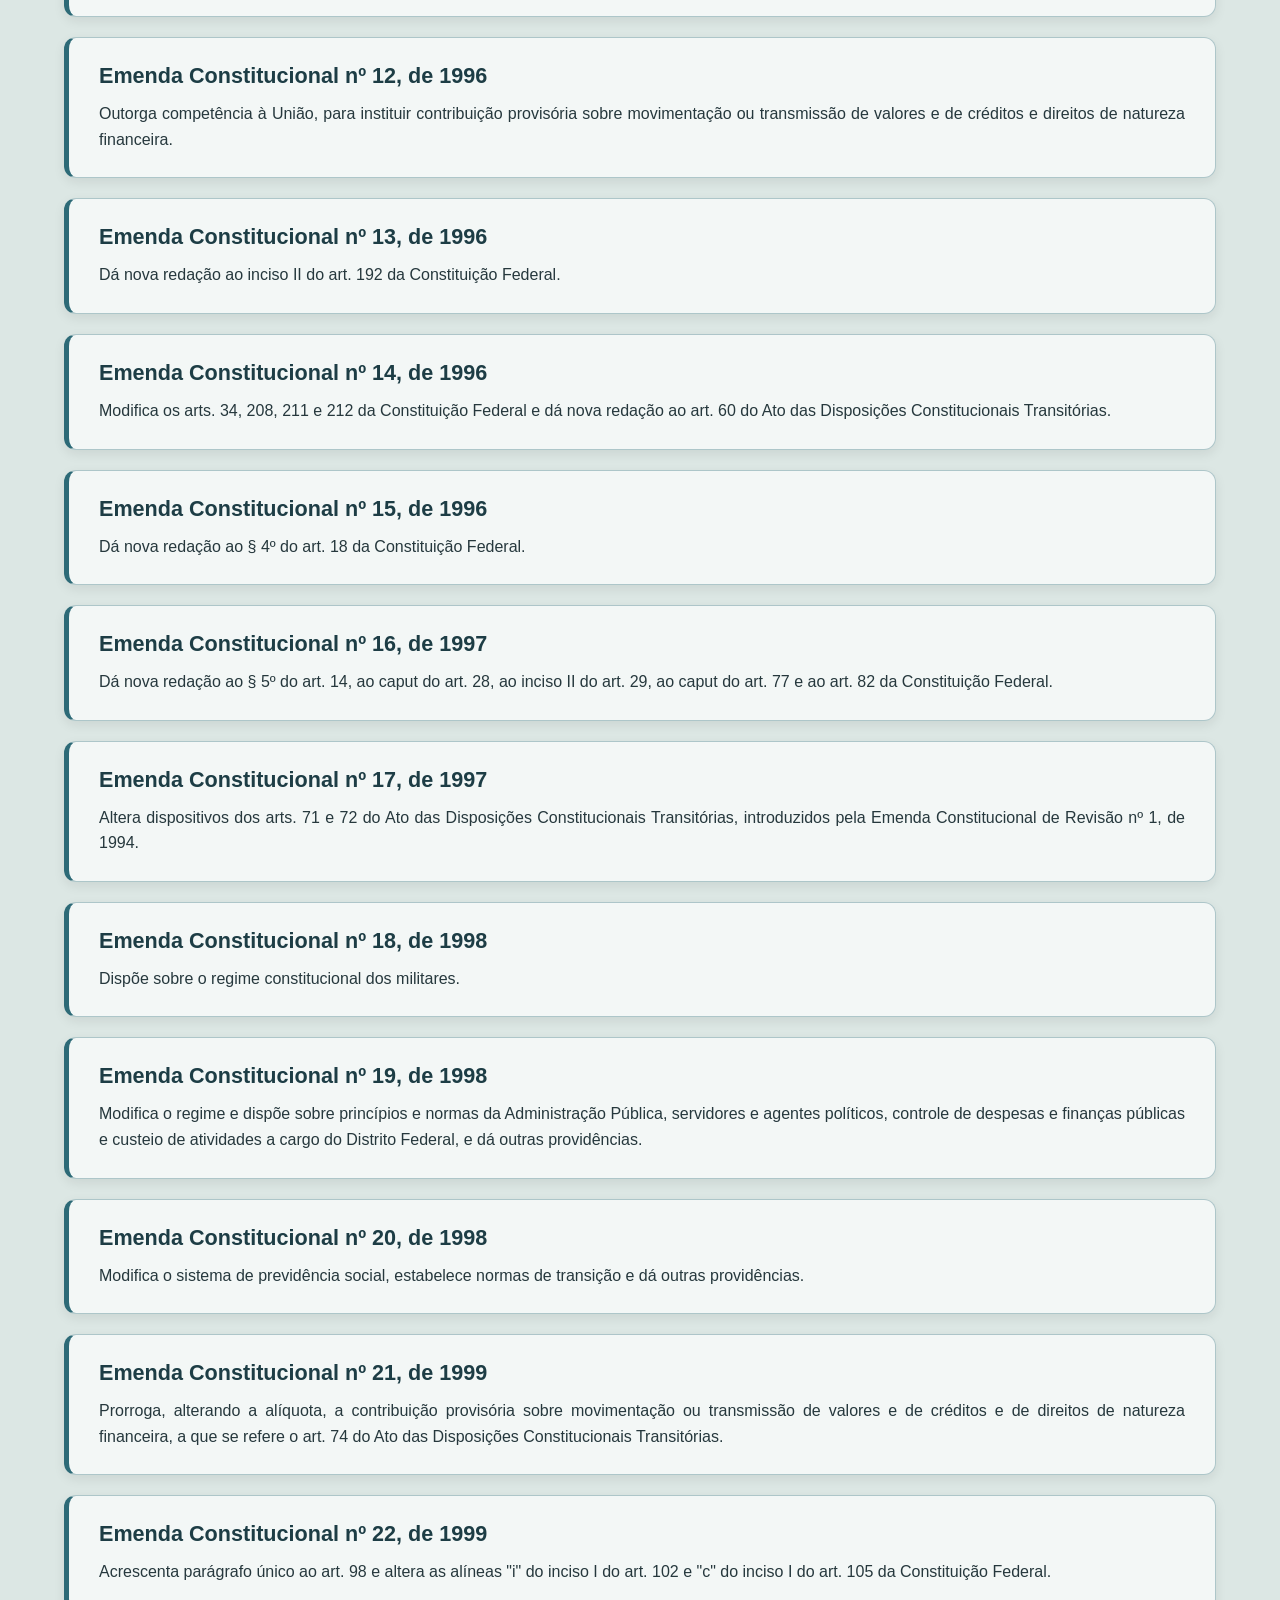
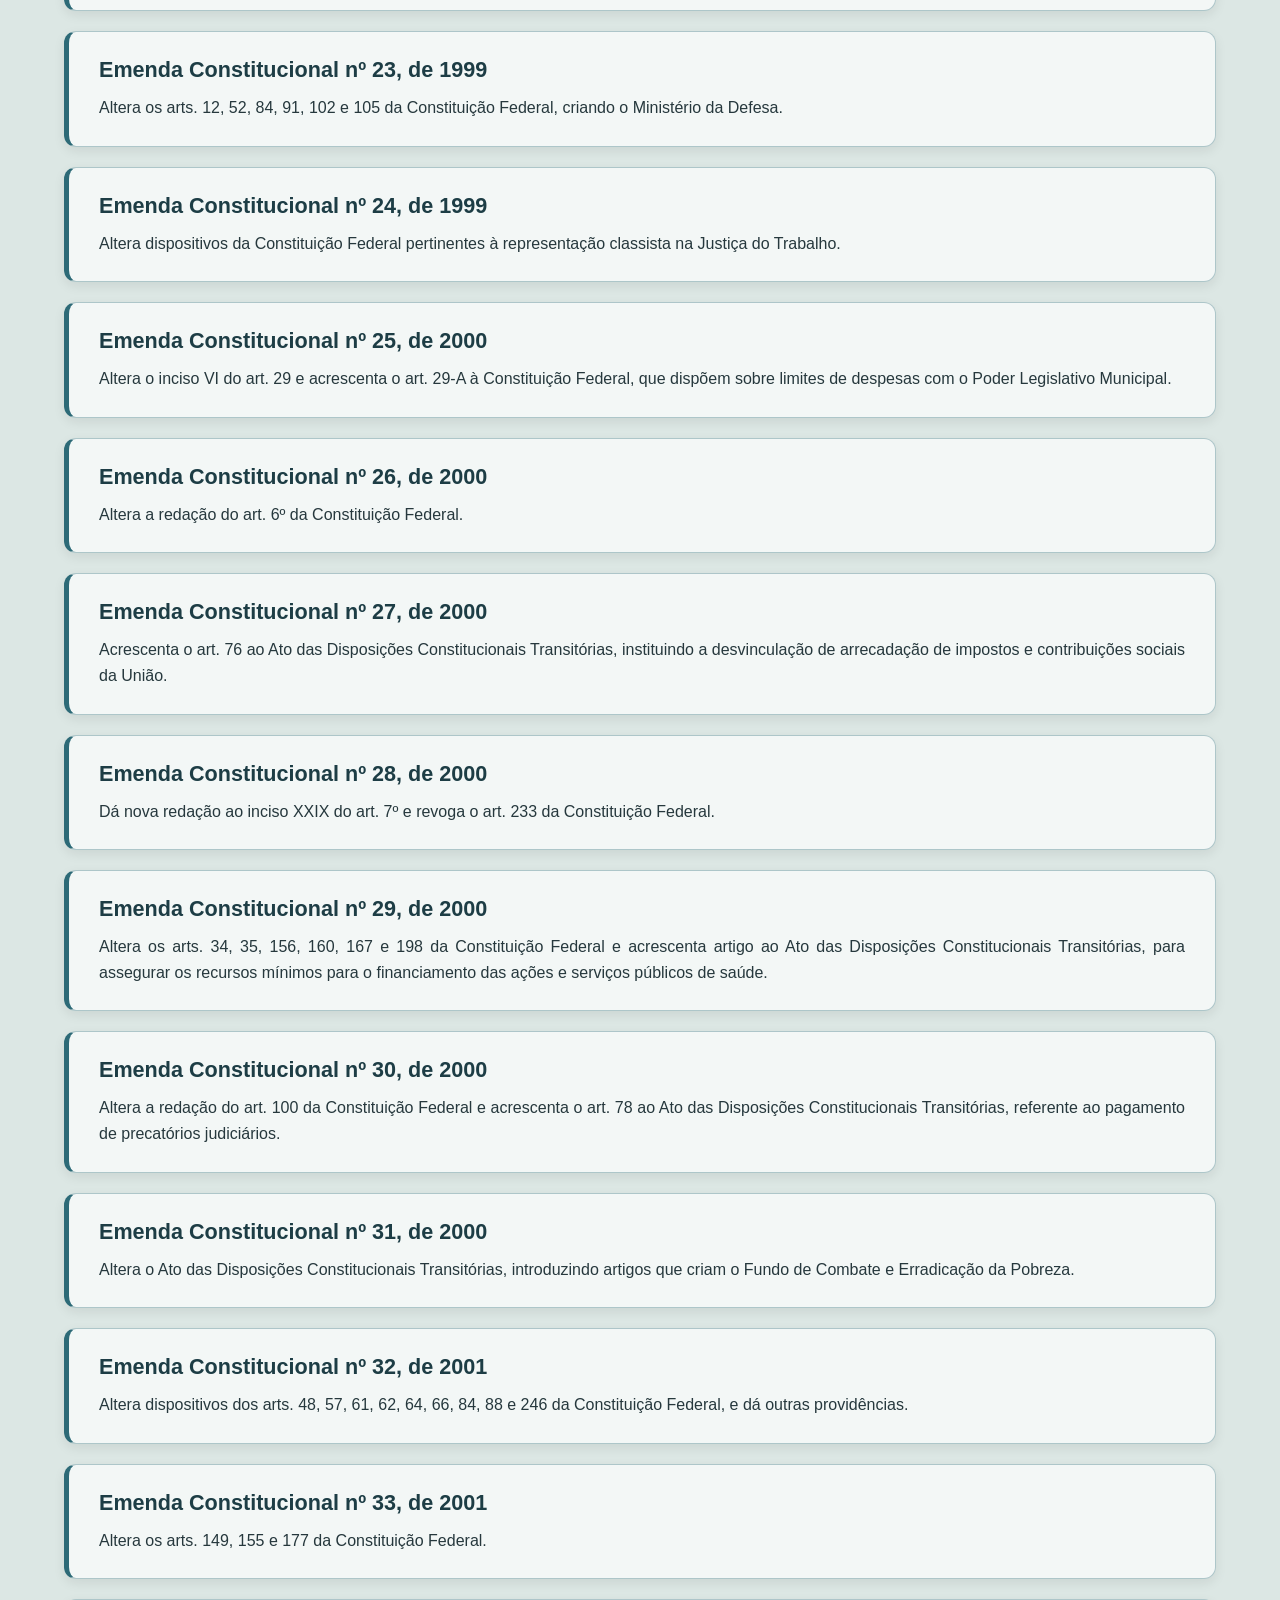
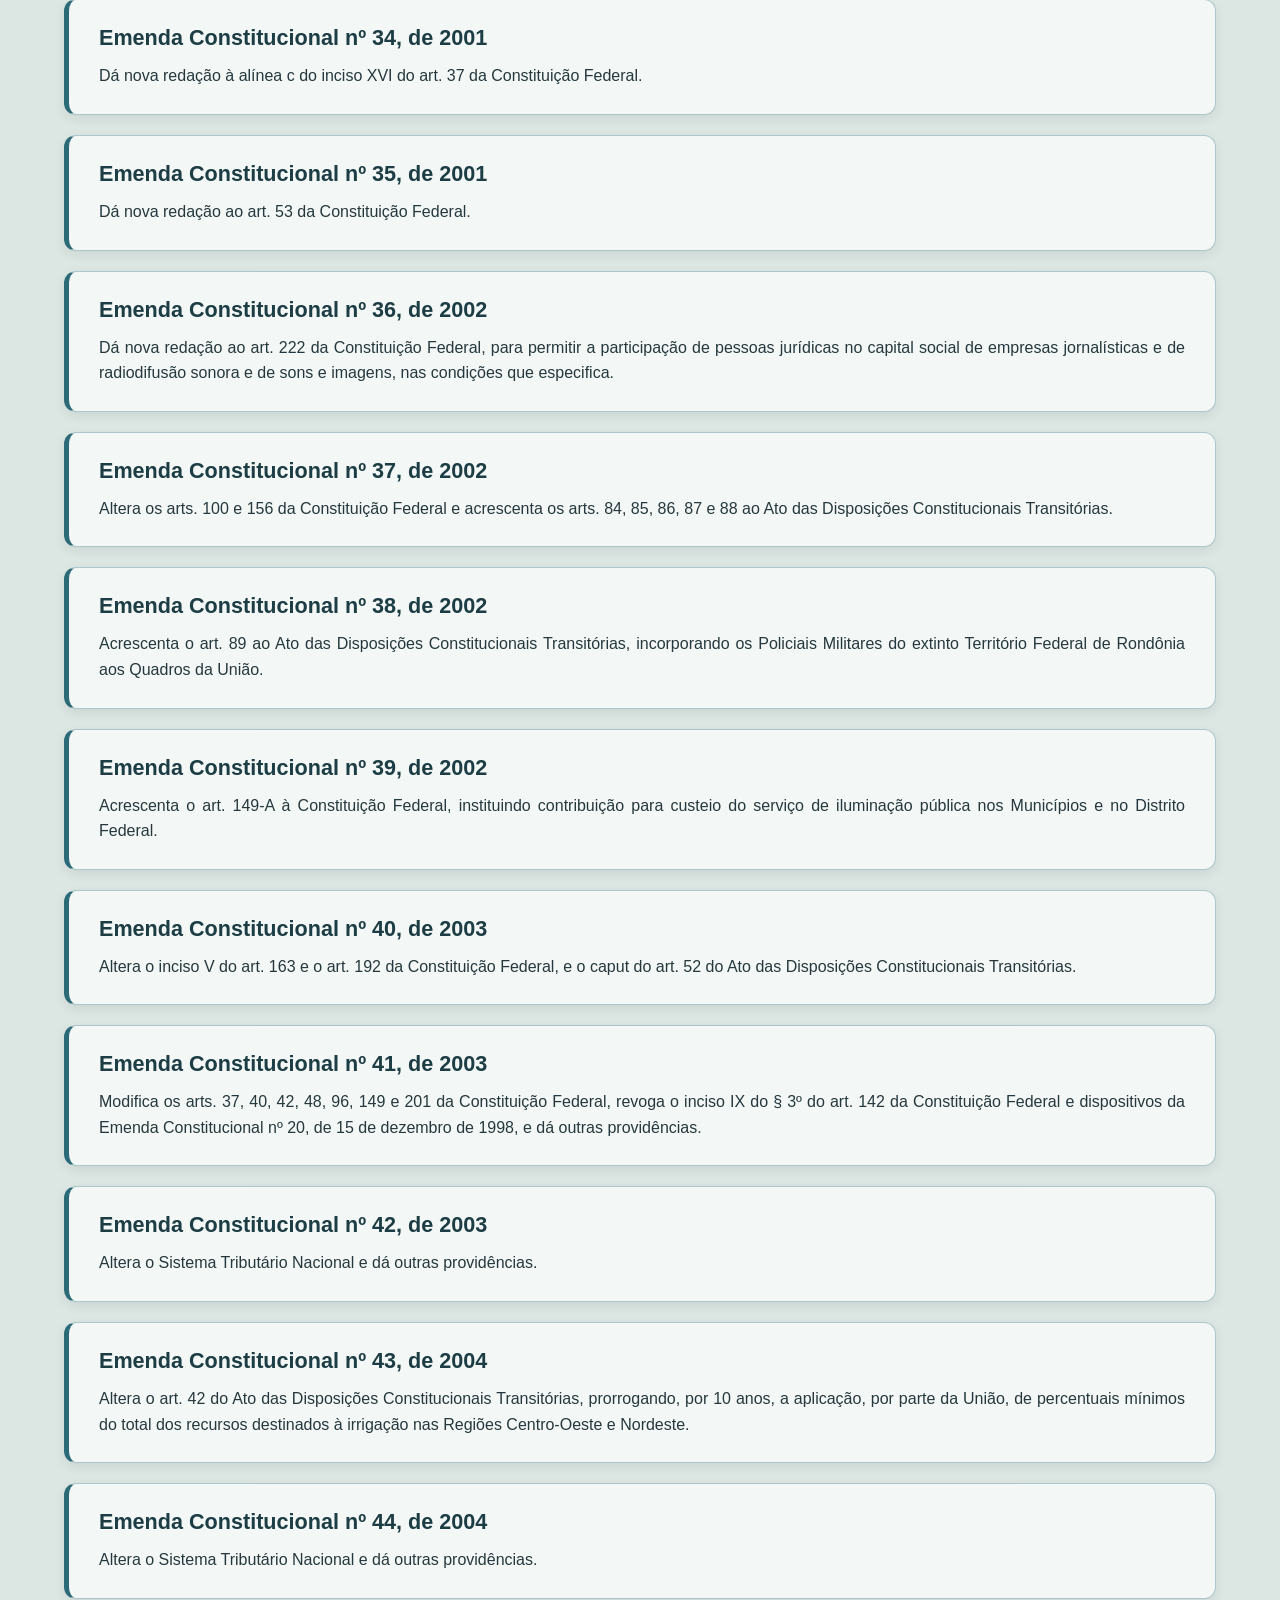
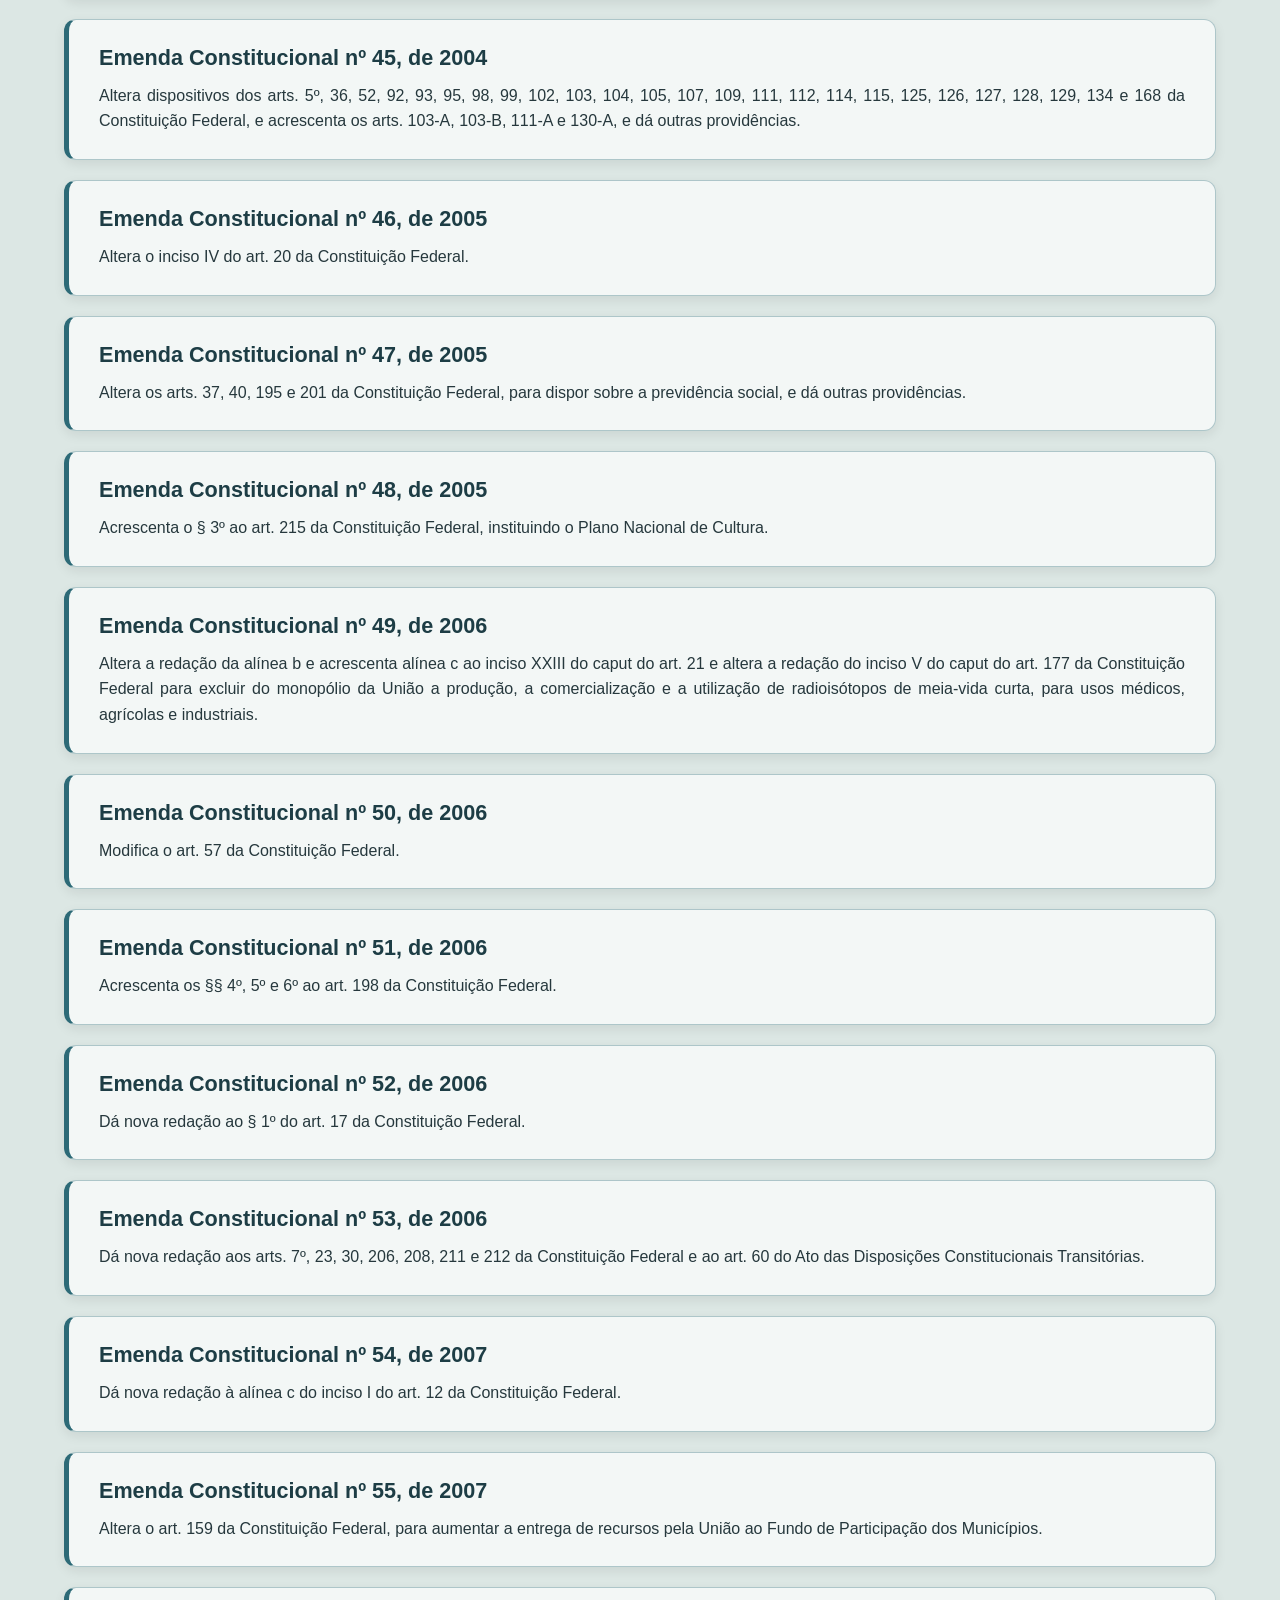
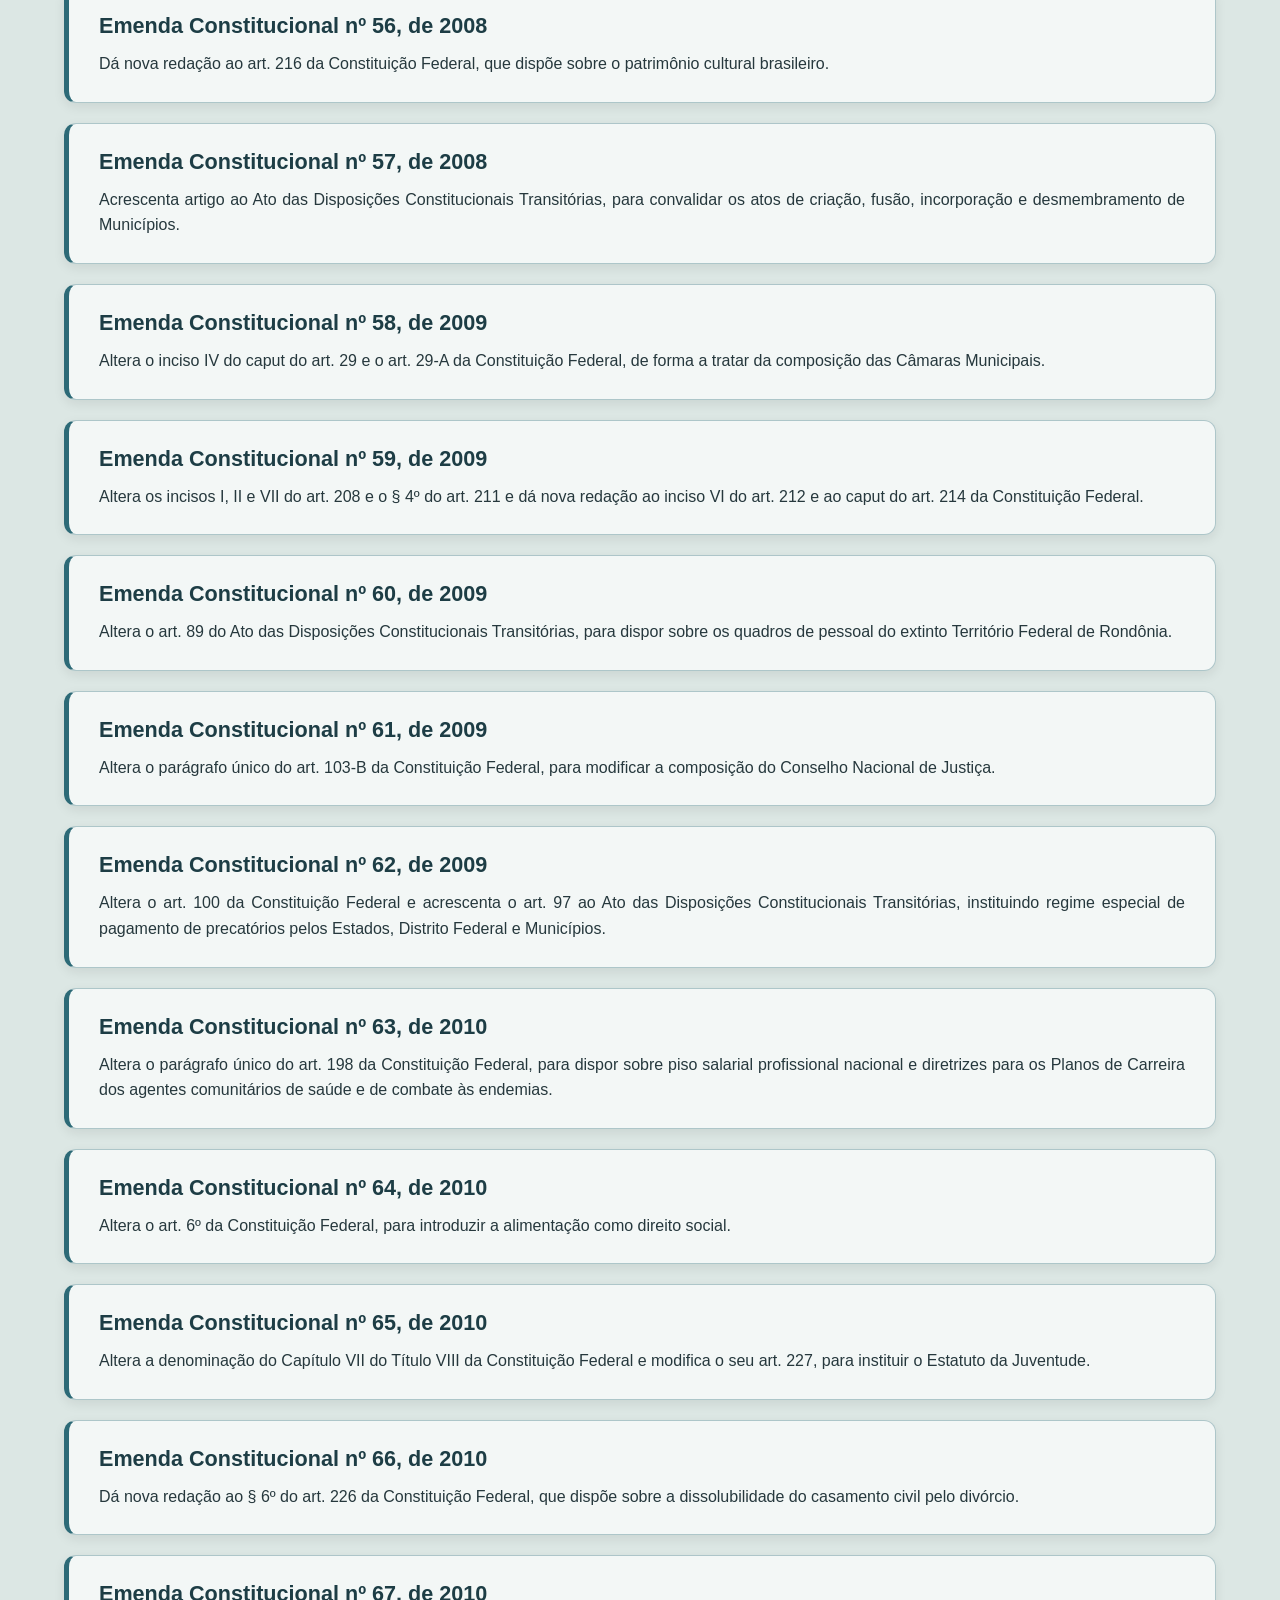
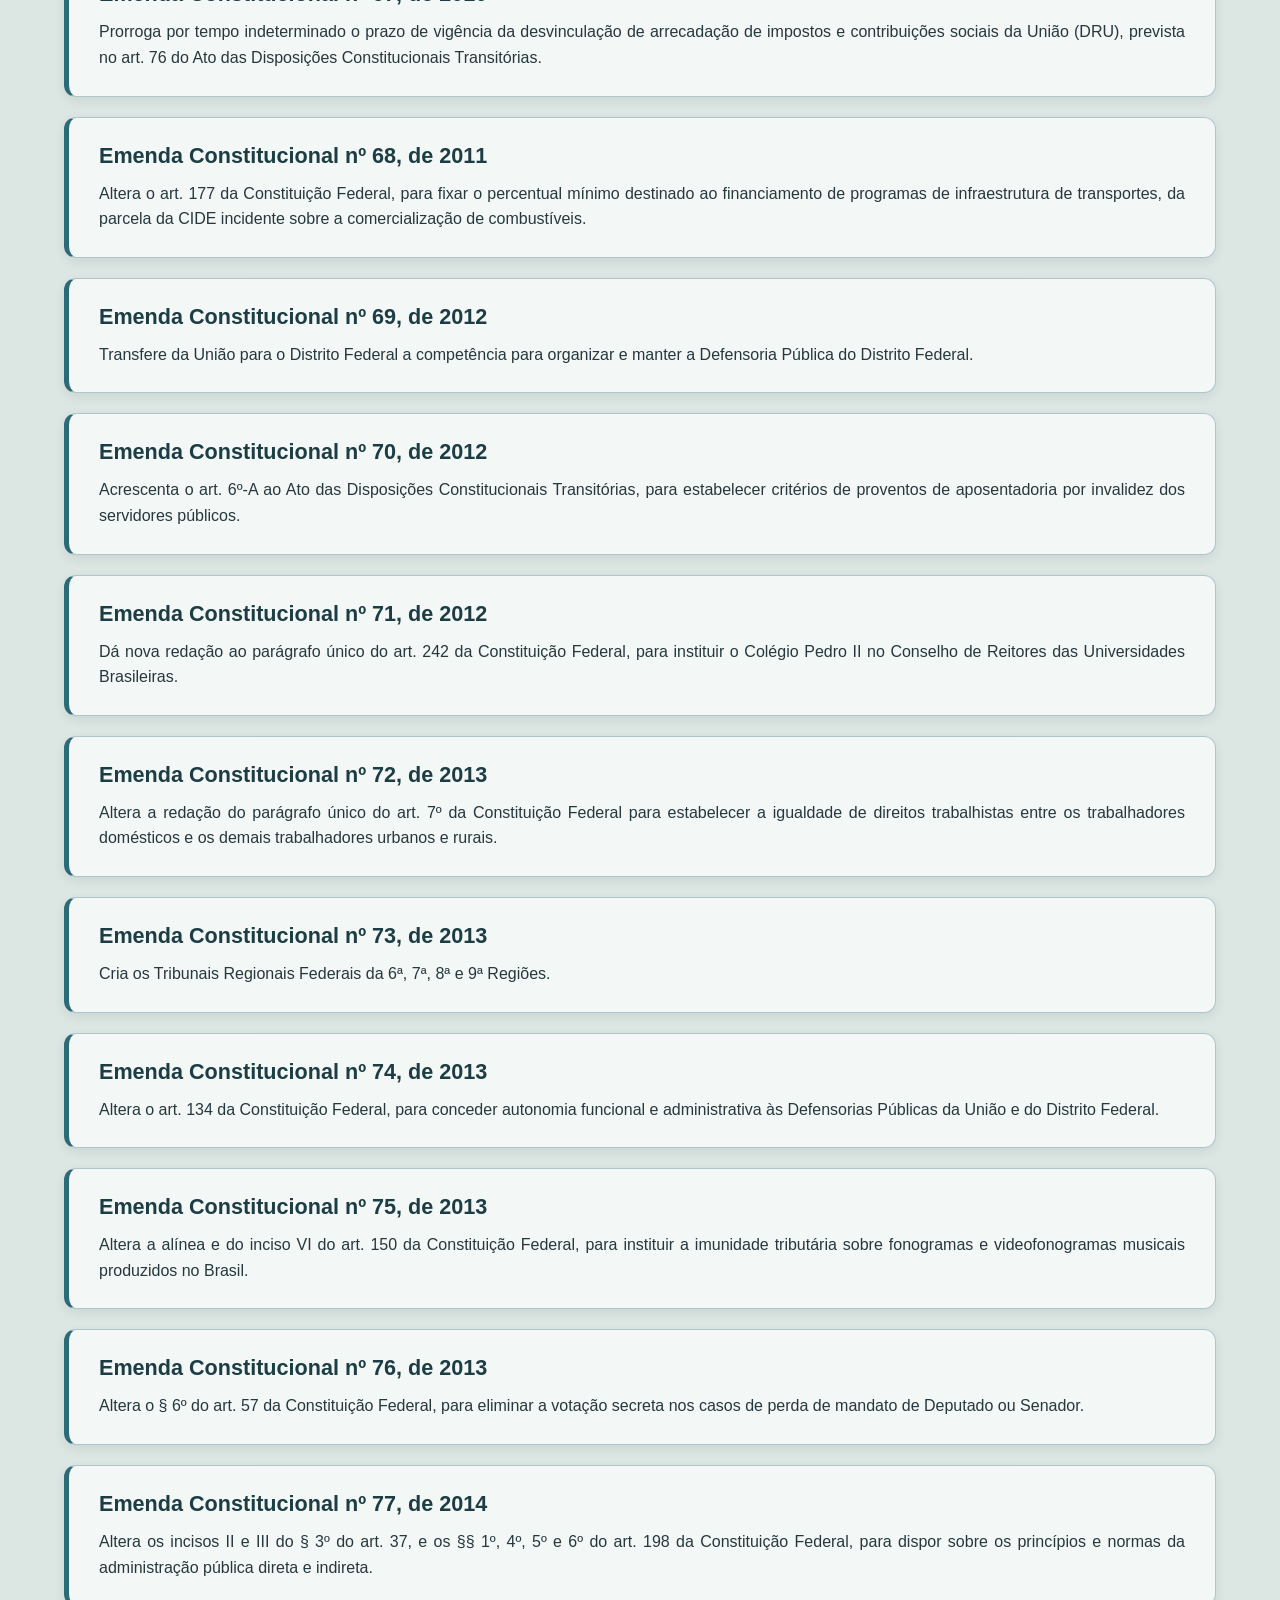
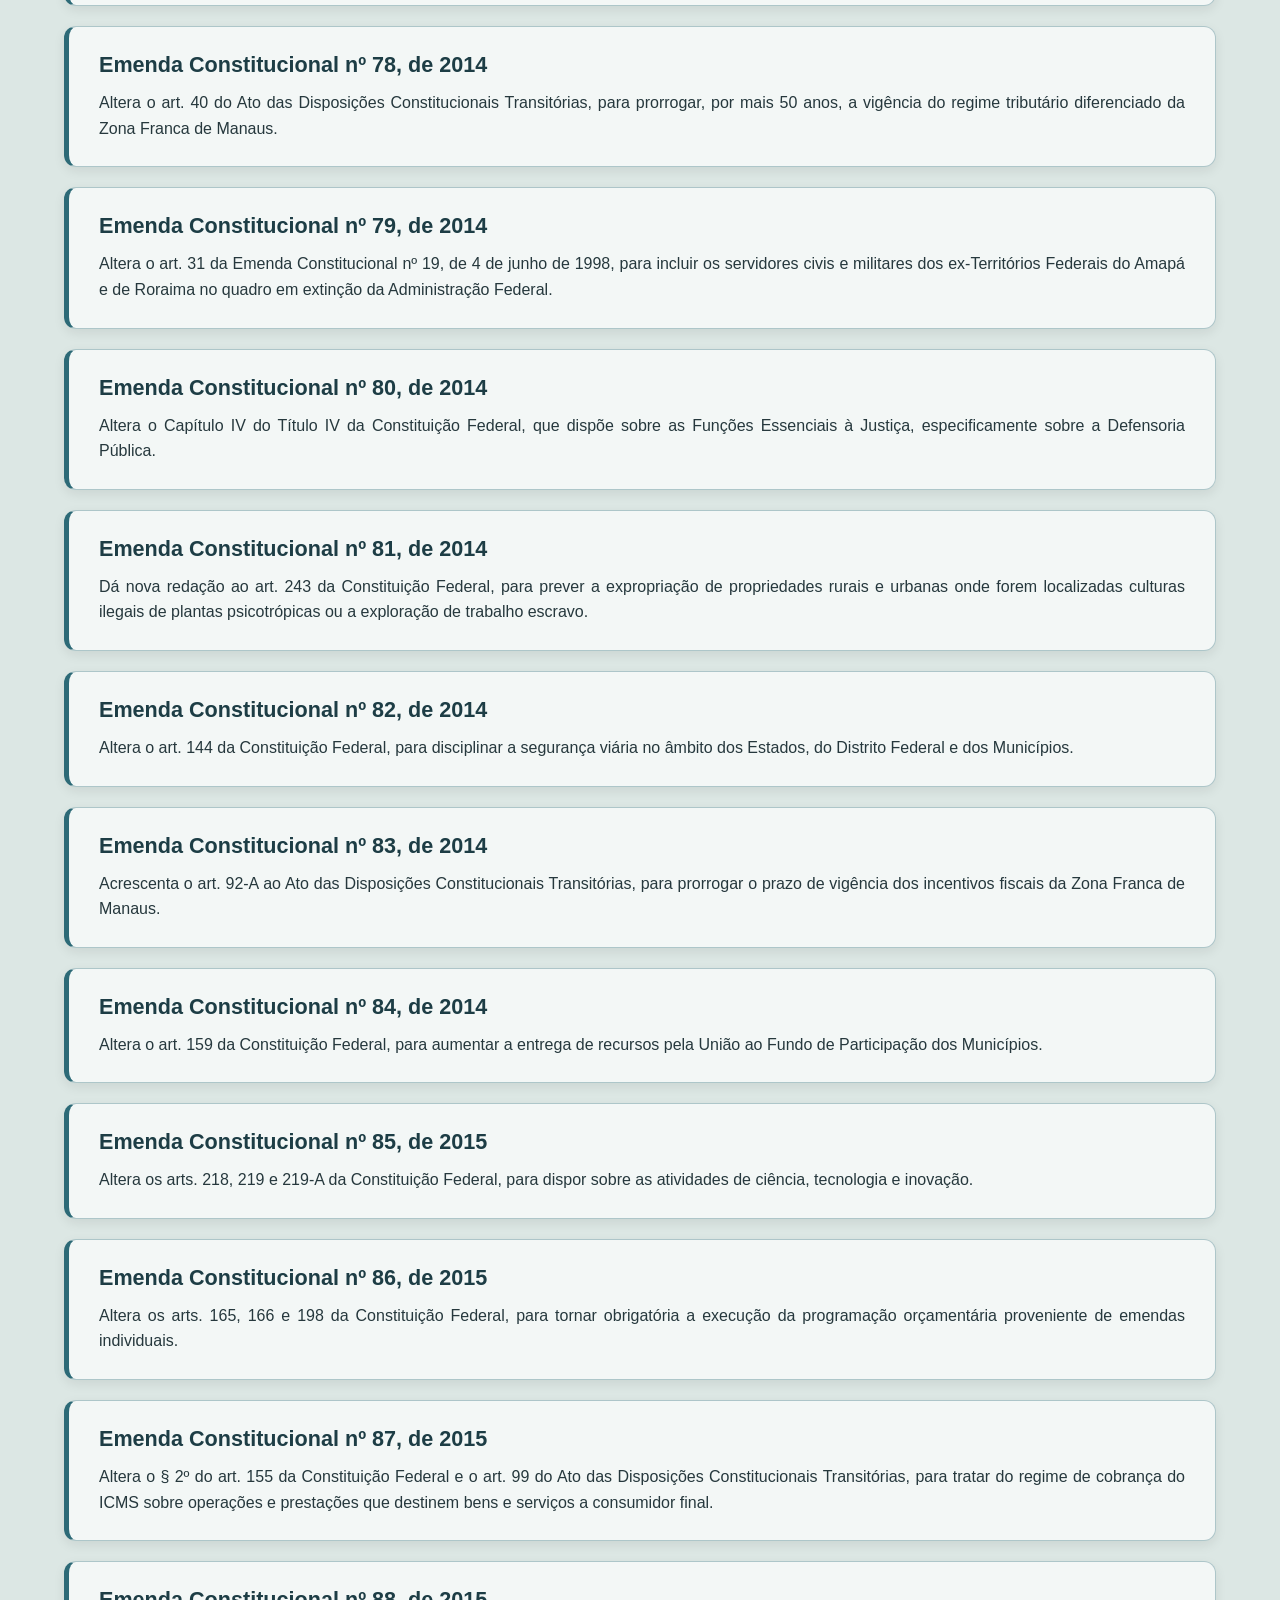
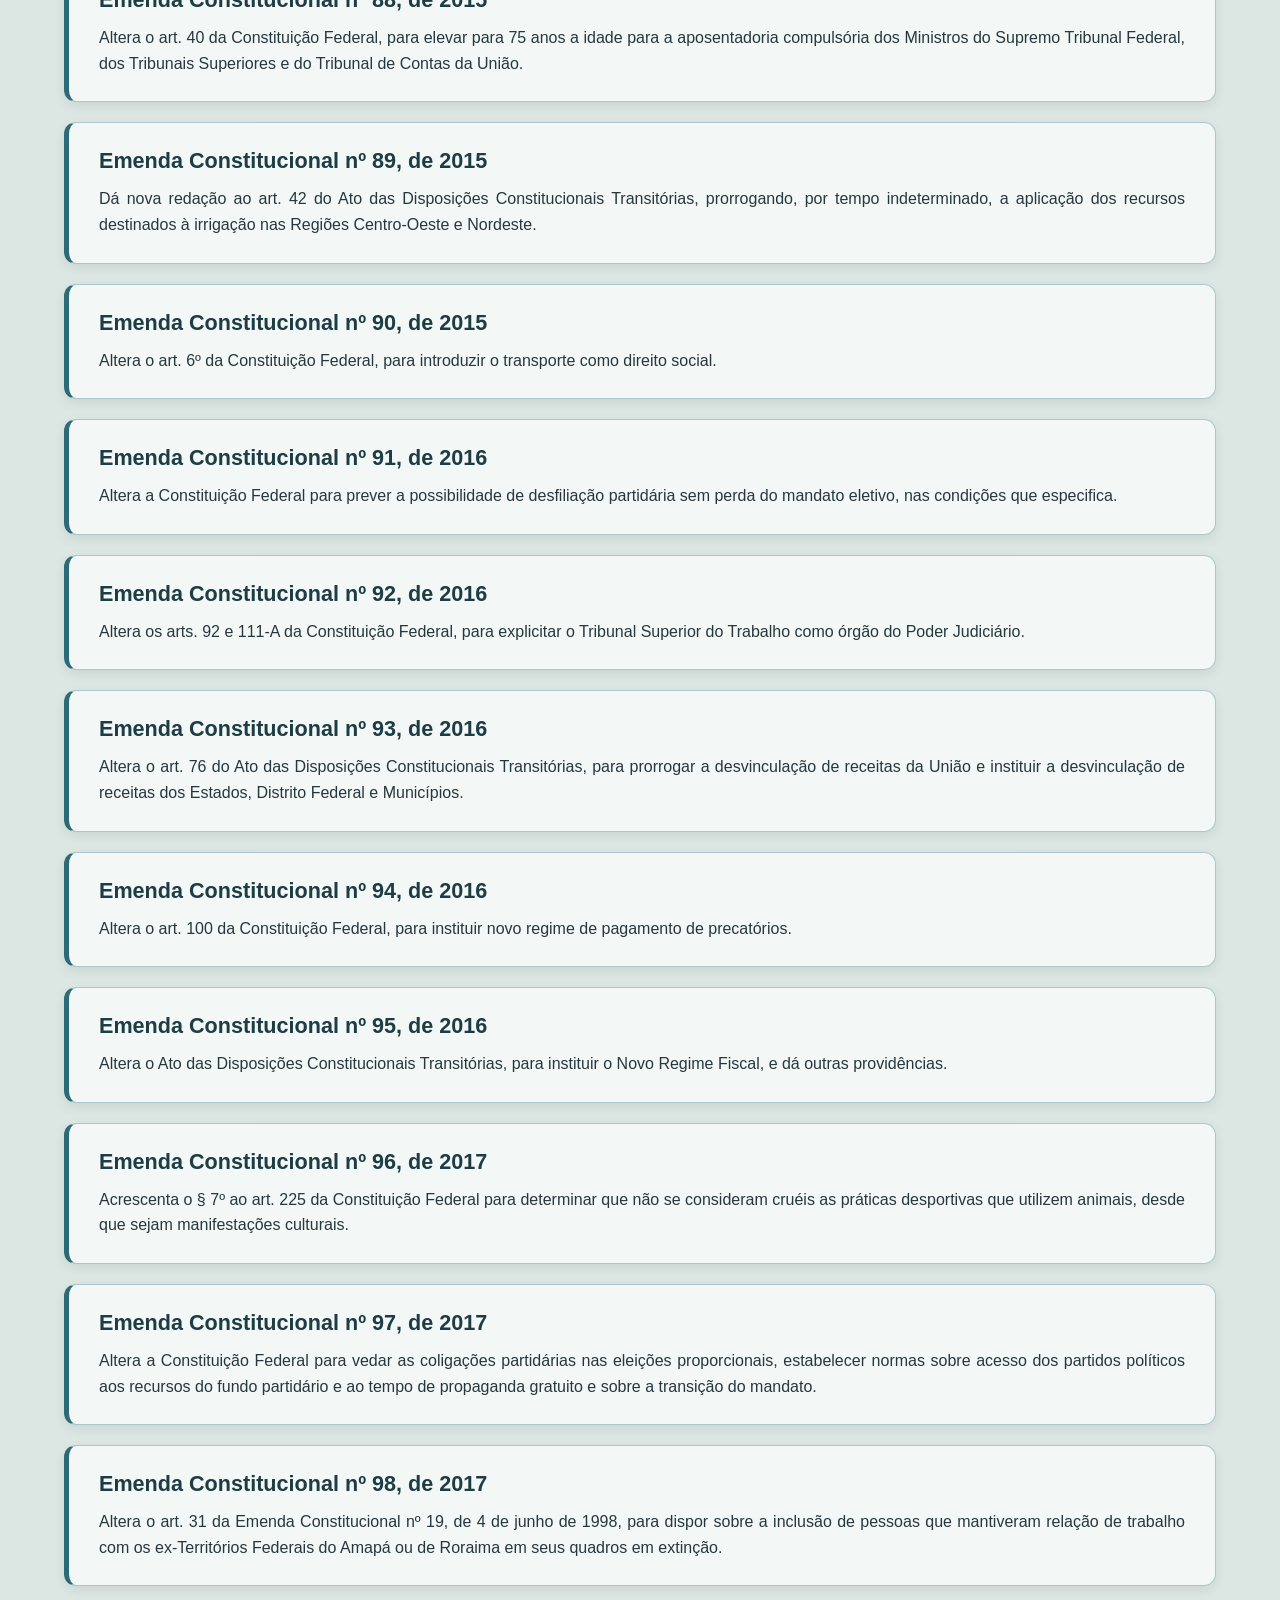
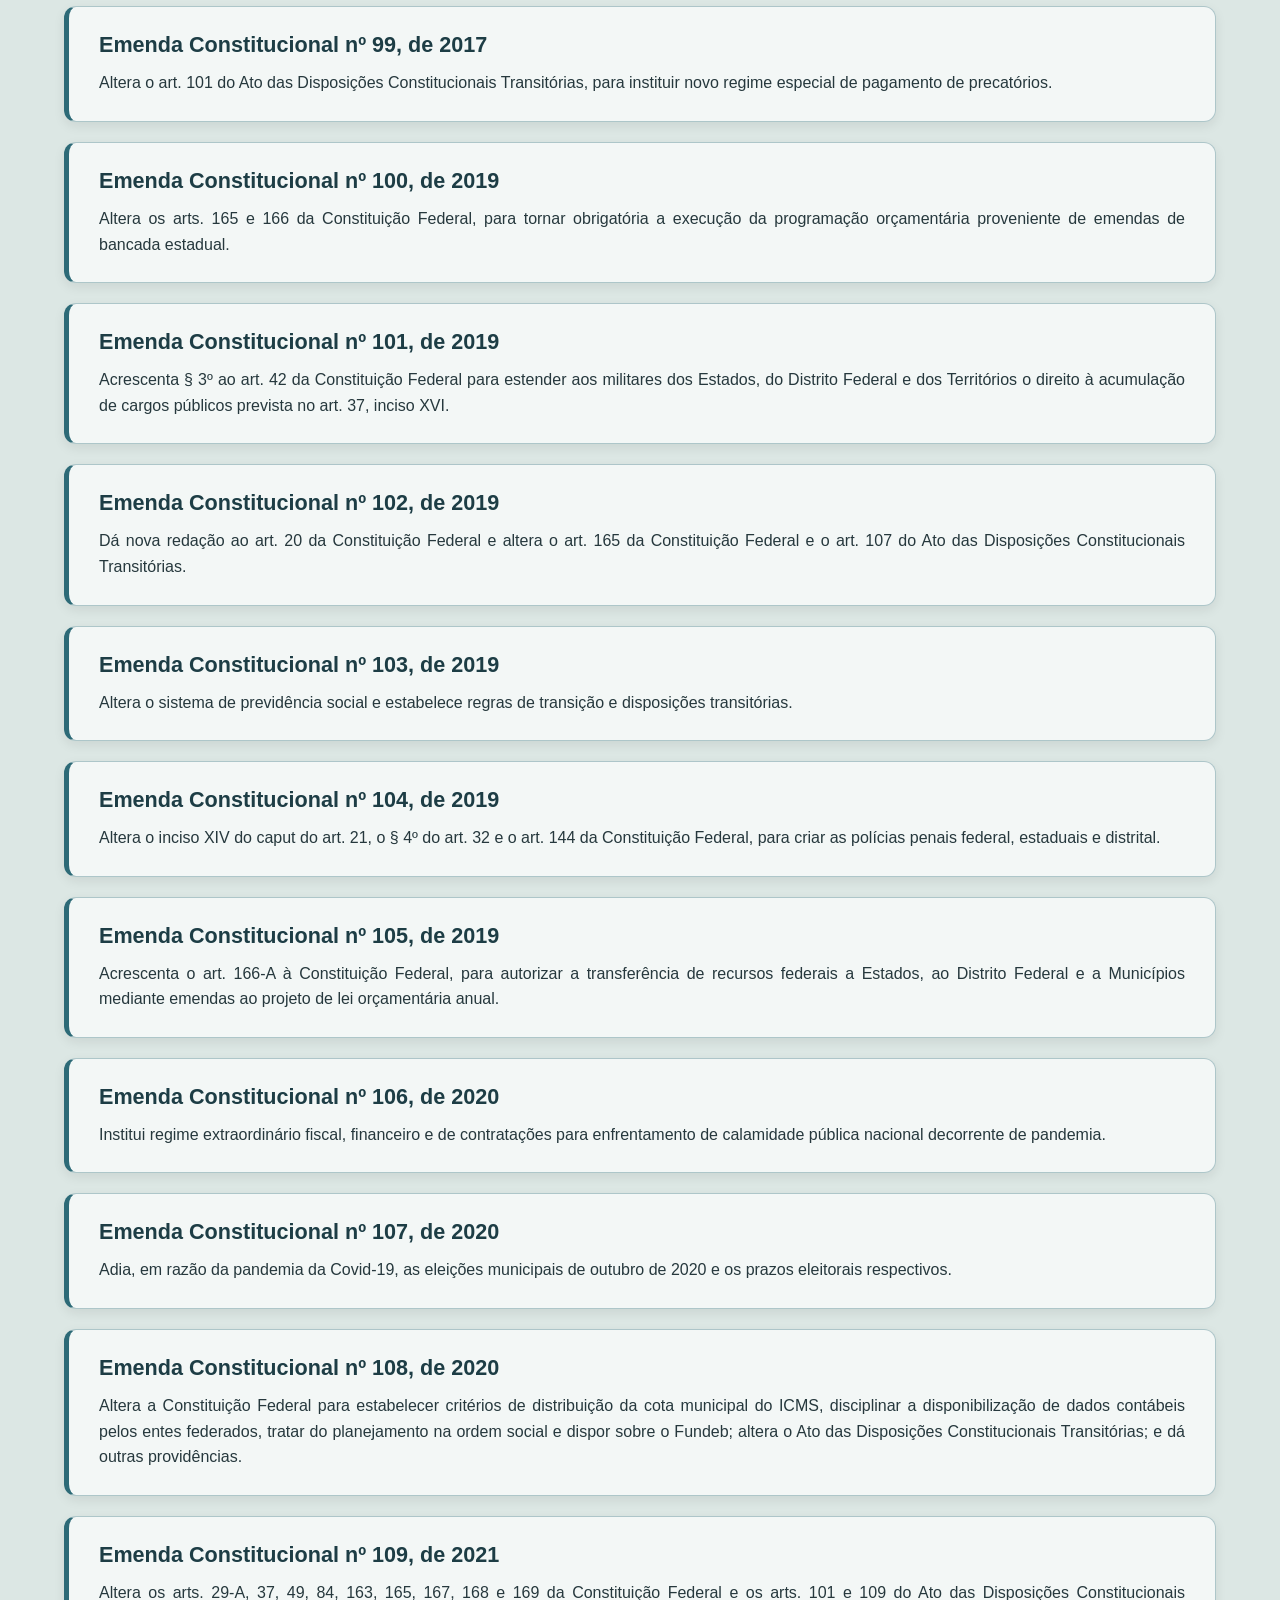
<file: Leis/leis.html>
<!DOCTYPE html>
<html lang="br">
    <head>
        <meta charset="UTF-8">
        <meta name="viewport" content="width=device-width, initial-scale=1.0">
        <title>Leis Brasileiras</title>
        <link rel="stylesheet" href="leis.css">
    </head>

    <header class="navbar">
        <div class="nav-container">
        <!-- Nome do site no cantinho esquerdo -->
            <a href="#" id="Logo" class="nav-logo"> ⚖️  Ordem e Progresso.</a>
        <!-- Opções para navegar em diferentes partes do site -->
            <ul class="nav-links">
                <li><a href="../index.html">Início</a></li>
                <li><a href="leis.html" id="section1">Emendas</a></li>
                <li>
                    <form class="pesquisa-hidden">
                        <input 
                            id="pesquisa"
                            type="text" placeholder="Pesquise uma Lei...">
                        <span>🔎</span>

                    </form>
                </li>
            </ul>
        </div>
    </header>

    <body>
        <div class="emendas" id="emendas">
            <!-- Aqui é o0nde ficara as emendas, o titulo e a descrição, pense que o JSON já  terá o nome além da descrição -->
        </div>

        <script src="emenda.js"> </script>
    </body>
</html>
</file>
<file: site/index_addons/index.css>
*{
    margin: 0;
    padding: 0;
    box-sizing: border-box;
}

body{
    background-color: rgba(220, 231, 228, 0.781);
    
}
/*Classe que eu coloca na nave bar para definir o local e todo o background em si*/
.navbar {
    position: fixed;
    top: 0%;
    left: 0%;
    width: 100%;
    background-color: rgba(48, 115, 177, 0.384); 
    backdrop-filter: blur(5px); 
    border-bottom: 1px solid #658086;
    z-index: 1000; 
    padding: 1% 0%; /* Espaçamento interno vertical em % */
}
/*Essa aqui já pega todos os itens e coloca em ordem e cria o espaçamento da logo prar a lista*/
.nav-container {
    max-width: 100%; 
    width: 90%; /* O quanto vai ocupar da tela*/
    margin: 0px auto;
    display: flex;
    justify-content: space-between; 
    align-items: center;
    padding: 0% 2%; /*Distancia interna padrão de cada borda (Eu posso modificar de determinados <> no seu espaço fixo)*/
}

/* Nome no cantinho esquerdo da nav bar */
.nav-logo {
    color: #181406de;
    font-size: 1.3rem; /*Ainda n peguei muito bem oq seria rem.. Mas é uma medida.*/
    font-weight: bold;
    letter-spacing: 1px;
    text-decoration: none;
    cursor: hand;
}

/* Lista dos "link's" que fica na direita - possivél lugar da barra de pesquisa */
.nav-links {
    display: flex;
    list-style: none;
    
}

/*"a" = cada item de navegação */
.nav-links a {
    padding: 10px 15px; /* Ajustei um pouco o padding lateral para o fundo não colar no texto */
    color: #040e1f;
    text-decoration: none;
    font-size: 0.95rem; 
    font-family: sans-serif;
    display: inline-block; /* Necessário para que o transform (scale) funcione perfeitamente */
    
    /* VALOR PADRÃO: Defina as propriedades iniciais para a transição funcionar */
    background-color: rgba(74, 67, 48, 0); /* Começa transparente */
    border-radius: 10vw;
    
    /* TRANSIÇÃO: Diz ao navegador para suavizar todas as mudanças em 0.3 segundos */
    transition: color 0.3s ease, background-color 0.2s ease, transform 0.2s ease;
}

.nav-links a:hover {
    color: #6c7e07;
    background-color: #043b8398;
    /* Em vez de mudar font-size, usamos o scale para o efeito visual de crescimento */
    transform: scale(1.08); 
}

.nav-links a:active {
    color: #48501a;
    background-color: #043b83;
    transform: scale(1.3); 
}

/*======================================= 
    Estilo para o formulário de pesquisa
=========================================*/


.nav-links .pesquisa-hidden {
    display: flex;
    align-items: center;
    gap: 10px;
    background-color: #f2f5f6;
    border: 1px solid #2d6a77cb;
    border-radius: 10px;
}

.nav-container .pesquisa-hidden span {
    transition: color 0.7s ease;
    font-size: 1rem;
    cursor: pointer;
    color: #2d6a77dc;
}

.nav-links .pesquisa-hidden input{
    background-color: #f2f5f6;
    width: 28px;
    height: 30px;
    font-size: 1.2rem;
    border: none;
    border-radius: 10px;
    transition: width 0.3s ease;
}

.nav-links .pesquisa-hidden input::placeholder {
    padding: 6px;
    color: transparent; /* deixa o placeholder invisível */
    margin-left: 2px; /* Espaçamento entre o place holder e a lateral direita (sim, ele ta modificando a distancia com a lateral diretia assim...)*/
}

.nav-links .pesquisa-hidden  input:hover {
    width: 150px;
    height: 30px;
    transition: width 0.3s ease;
    cursor: pointer;
}

.nav-links .pesquisa-hidden input:focus{
    cursor: text;

    border: none;
    outline: none;

    width: 150px;
    height: 34px;

    transition: width 0.3s ease;

    font-size: 0.9rem;
    gap: 5px;
    padding: 10px;
}

.nav-links .pesquisa-hidden input:focus::placeholder{
    color: #000;
}

/* =========================================================
   SIDEBAR
========================================================= */

.sidebar {
    position: fixed;
    top: 8%;
    left: 0;

    width: 190px;
    height: 100%;

    background-color: #e9f0ee8e;
    border-right: 1px solid #658086;

    padding: 25px 14px;
    overflow-y: auto;

    z-index: 900;

    display: flex;
    flex-direction: column;
    justify-content: space-between;
    align-items: center;

    padding: 100px;
    gap: 10px;
}

.sidebar-logo a {
    display: flex;
    align-items: center;

    text-decoration: none;

    margin: 4px 25px ;
    font-size: 2.5rem;
}

.sidebar-nav {
    display: flex;
    flex-direction: column;
    gap: 2px;
}

.sidebar-link {
    position: relative;
    display: flex;
    align-items: center;
    gap: 13px;
    min-height: 45px;
    padding: 10px 13px;
    border-radius: 10px;
    color: #30454b;
    text-decoration: none;
    font-size: 0.95rem;
    font-weight: 500;
    transition:
        background-color 0.2s ease,
        color 0.2s ease,
        transform 0.2s ease;
}

.sidebar-link:hover {
    color: #183c49;
    background-color: rgba(48, 115, 177, 0.18);
    transform: translateX(3px);
}

.sidebar-link:active {
    transition: 0.2s ease;
    transform: scale(1.2);
    background-color: rgba(209, 41, 41, 0.288);
}

.sidebar-icon {
    width: 24px;
    min-width: 24px;
    display: flex;
    align-items: center;
    justify-content: center;
    font-size: 1.15rem;
    color: #2d6a77;
    transition: transform 0.2s ease;
}

.sidebar-link.active .sidebar-icon {
    color: rgba(251, 255, 13, 0.781);
}

.sidebar::-webkit-scrollbar {
    width: 6px;
}

.sidebar::-webkit-scrollbar-track {
    background: transparent;
}

.sidebar::-webkit-scrollbar-thumb {
    background-color: #9aabad;
    border-radius: 20px;
}

.sidebar::-webkit-scrollbar-thumb:hover {
    background-color: #658086;
}

.conteudo {
    margin-left: 250px;
    padding: 110px 40px 40px;
}

@media (max-width: 768px) {
    .sidebar {
        width: 220px;
        transform: translateX(-100%);
        transition: transform 0.3s ease;
    }

    .sidebar.open {
        transform: translateX(0);
    }

    .conteudo {
        margin-left: 0;
    }
}

/* =================================================
     informações do site
================================================= */
.inf {
    background-color: #00000033;

    width: min(90%, 800px);
    margin: 15% 30%;
    padding: 20px;

    box-sizing: border-box;
    border-radius: 10px;

    line-height: 1.6;
}

.inf h2 {
    background-color: #1d467a3a;

    padding: 20px;
    margin: 0 0 10px;

    border-radius: 10px;
}

.inf p {
    margin: 12px 5px;
}

.inf a {
    color: #1d467a;
    font-weight: bold;
}


/* ==================================================
     Textos
 ================================================= */
.textos{
    margin: 15% 20%;

    display: block;
}

.textos .tlgd{
    display: flex;
    flex-direction: row;
    gap: 10%;

    margin-left: 20%;
    margin-bottom: 35px;
}

.tlgd img{
    min-width: 60px;
    min-height: 120px;
    width: 7vw;
    height: 14vh;
}

.tlgd img:hover{
    transform: scale(1.01);
    transition: 1s ease;
}

.head{
    display: flex;
    justify-content: center;
    margin-bottom: 20px;
}

.texto{
    background-color: rgba(255, 255, 255, 0.288);
    padding: 20px;
    border-radius: 10px;
    border-left: 1px #000 solid;
}

.containerFAH{
    margin-top: 30px;

    background-color: rgb(220, 231, 228);
    padding: 10px;
    display: block;
    border-radius: 10px;
}

.central{
    display: flex;
    align-content: center;
    flex-wrap: wrap;
    flex-direction: column;
    text-align: center;
    
    margin-bottom: 10px;
}

.title{
    font-size: 1.4rem;
    margin-bottom: 4px;
}

.name-title{    
    font-size: 1.3rem;
    color: #2a2a2a;
}

.capitulo{
    font-size: 1.2rem;
    margin-top: 10px;
    color: #4a4a4a;
}

.name-capitulo{
    font-size: 1rem;
    color: #4a4a4a;
}

.artigo{
    margin-left: 15px;
}

.sequencia{
    list-style-type: none;
}

.sequencia li{
    margin-top: 15px;
    margin-left: 30px;
    margin-bottom: 10px;
}

/* ==================================================
     Footer 
 ================================================= */

footer {
  background-color: #222222;
  color: #ffffff;

  text-align: right;

  margin-top: 50%;
  padding: 24px 16px;

  z-index: 999;
}

footer p {
  margin: 0;
  font-size: 14px;
}
</file>
<file: Leis/leis.css>
*{
    margin: 0;
    padding: 0;
    box-sizing: border-box;
}

body{
    background-color: rgb(220, 231, 228);
}
/*Classe que eu coloca na nave bar para definir o local e todo o background em si*/
.navbar {
    position: fixed;
    top: 0%;
    left: 0%;
    width: 100%;
    background-color: rgba(48, 115, 177, 0.384); 
    backdrop-filter: blur(5px); 
    border-bottom: 1px solid #658086;
    z-index: 1000; 
    padding: 1.2% 0%; /* Espaçamento interno vertical em % */
}
/*Essa aqui já pega todos os itens e coloca em ordem e cria o espaçamento da logo prar a lista*/
.nav-container {
    max-width: 100%; 
    width: 90%; /* O quanto vai ocupar da tela*/
    margin: 0% auto;
    display: flex;
    justify-content: space-between; 
    align-items: center;
    padding: 0% 2%; /*Distancia interna padrão de cada borda (Eu posso modificar de determinados <> no seu espaço fixo)*/
}

/* Nome no cantinho esquerdo da nav bar */
.nav-logo {
    color: #181406de;
    font-size: 1.3rem; /*Ainda n peguei muito bem oq seria rem.. Mas é uma medida.*/
    font-weight: bold;
    letter-spacing: 1px;
    text-decoration: none;
    cursor: hand;
}

/* Lista dos "link's" que fica na direita - possivél lugar da barra de pesquisa */
.nav-links {
    display: flex;
    list-style: none;
    
}

/*"a" = cada item de navegação */
.nav-links a {
    padding: 10px 15px; /* Ajustei um pouco o padding lateral para o fundo não colar no texto */
    color: #040e1f;
    text-decoration: none;
    font-size: 0.95rem; 
    font-family: sans-serif;
    display: inline-block; /* Necessário para que o transform (scale) funcione perfeitamente */
    
    /* VALOR PADRÃO: Defina as propriedades iniciais para a transição funcionar */
    background-color: rgba(74, 67, 48, 0); /* Começa transparente */
    border-radius: 10vw;
    
    /* TRANSIÇÃO: Diz ao navegador para suavizar todas as mudanças em 0.3 segundos */
    transition: color 0.3s ease, background-color 0.2s ease, transform 0.2s ease;
}

.nav-links a:hover {
    color: #6c7e07;
    background-color: #043b8398;
    /* Em vez de mudar font-size, usamos o scale para o efeito visual de crescimento */
    transform: scale(1.08); 
}

.nav-links a:active {
    color: #48501a;
    background-color: #043b83;
    transform: scale(1.3); 
}

/*======================================= 
    Estilo para o formulário de pesquisa
=========================================*/


.nav-links .pesquisa-hidden {
    display: flex;
    align-items: center;
    gap: 10px;
    background-color: #f2f5f6;
    border: 1px solid #2d6a77cb;
    border-radius: 10px;
}

.nav-container .pesquisa-hidden span {
    transition: color 0.7s ease;
    font-size: 1rem;
    cursor: pointer;
    color: #2d6a77dc;
}

.nav-links .pesquisa-hidden input{
    background-color: #f2f5f6;
    width: 28px;
    height: 30px;
    font-size: 1.2rem;
    border: none;
    border-radius: 10px;
    transition: width 0.3s ease;
}

.nav-links .pesquisa-hidden input::placeholder {
    padding: 6px;
    color: transparent; /* deixa o placeholder invisível */
    margin-left: 2px; /* Espaçamento entre o place holder e a lateral direita (sim, ele ta modificando a distancia com a lateral diretia assim...)*/
}

.nav-links .pesquisa-hidden input:hover {
    width: 150px;
    height: 30px;
    transition: width 0.3s ease;
    cursor: pointer;
}

.nav-links .pesquisa-hidden input:focus{
    border: none;
    outline: none;

    width: 150px;
    height: 34px;

    transition: width 0.3s ease;

    font-size: 0.9rem;
    gap: 5px;
    padding: 10px;
}

.nav-links .pesquisa-hidden input:focus::placeholder{
    color: #000;
}

.emendas {
    width: 90%;
    max-width: 1200px;
    margin: 120px auto 40px auto;

    display: flex;
    flex-direction: column;
    gap: 20px;
}

.emenda {
    background-color: rgba(255, 255, 255, 0.65);

    border: 1px solid rgba(45, 106, 119, 0.35);
    border-left: 5px solid #2d6a77;

    border-radius: 12px;

    padding: 25px 30px;

    box-shadow: 0 4px 12px rgba(0, 0, 0, 0.08);

    transition:
        transform 0.2s ease,
        box-shadow 0.2s ease,
        background-color 0.2s ease;
}

.emenda:hover {
    transform: translateY(-3px);

    background-color: rgba(255, 255, 255, 0.85);

    box-shadow: 0 7px 18px rgba(0, 0, 0, 0.12);
}

.emenda h2 {
    color: #1d3d45;

    font-family: sans-serif;

    font-size: 1.35rem;

    margin-bottom: 12px;
}

.emenda p {
    color: #26383d;

    font-family: sans-serif;

    font-size: 1rem;

    line-height: 1.6;

    text-align: justify;
}

.erro {
    background-color: rgba(255, 80, 80, 0.12);

    border: 1px solid rgba(180, 40, 40, 0.4);
    border-left: 5px solid #b52b2b;

    border-radius: 12px;

    padding: 25px;

    font-family: sans-serif;
}

.erro h2 {
    color: #8f2020;
    margin-bottom: 8px;
}

.erro p {
    color: #542020;
}
</file>
